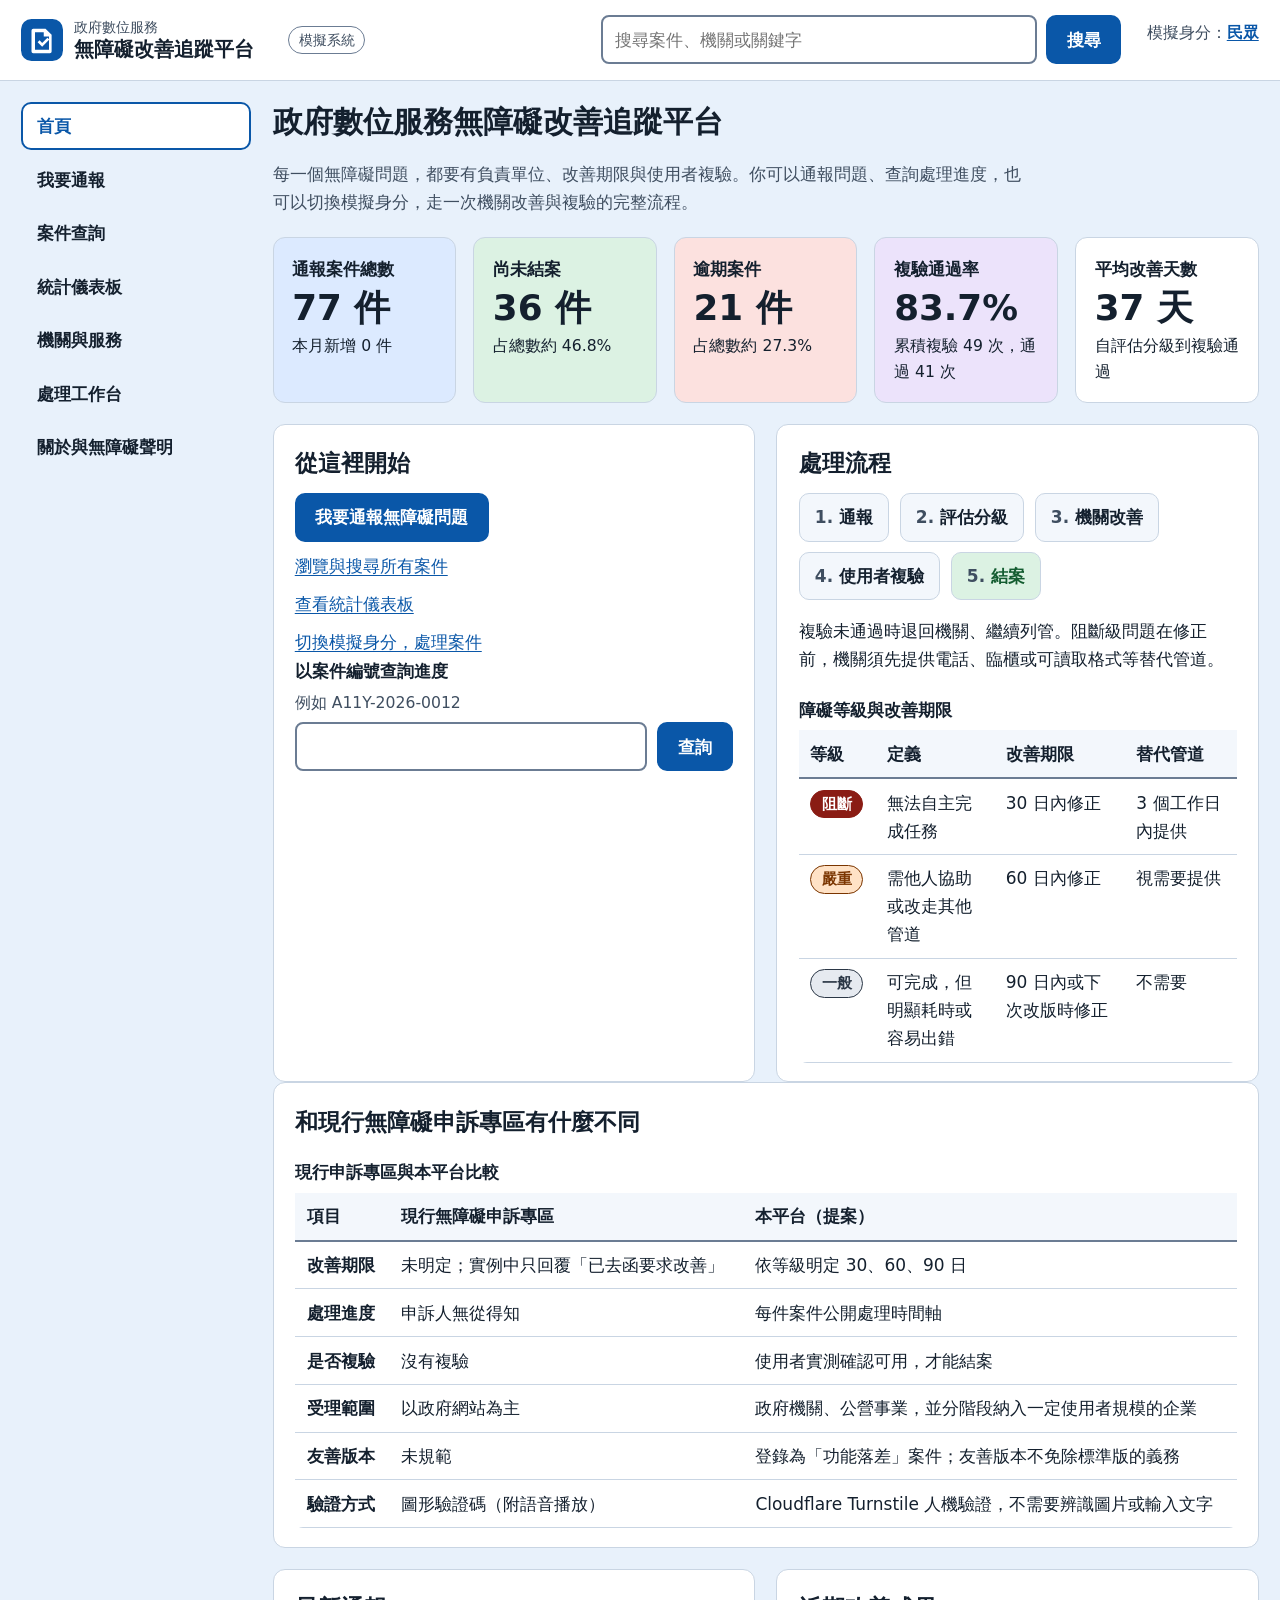
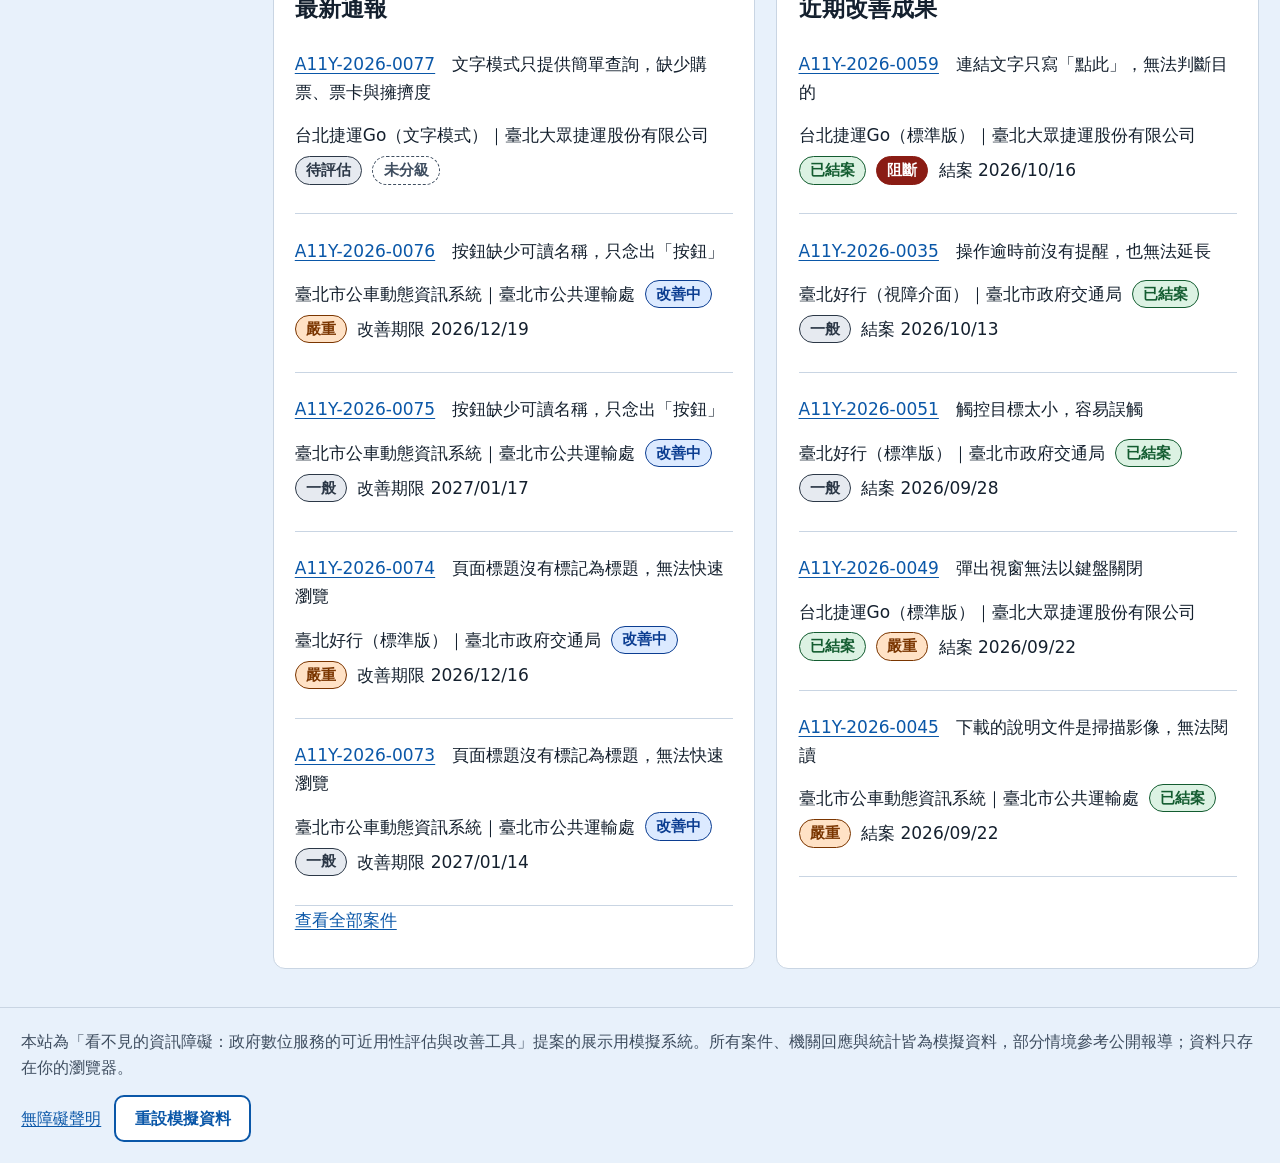
<file: index.html>
<!doctype html>
<html lang="zh-Hant-TW">
<head>
  <meta charset="utf-8">
  <meta name="viewport" content="width=device-width, initial-scale=1">
  <title>首頁｜無障礙改善追蹤平台（模擬）</title>
  <meta name="description" content="政府數位服務無障礙問題的通報、列管、複驗與公開追蹤（模擬系統）。">
  <link rel="stylesheet" href="assets/css/style.css">
  <script src="assets/js/app.js" defer></script>
</head>
<body data-page="index">
  <a class="skip-link" href="#main">跳到主要內容</a>
  <header class="site-header">
    <a class="brand-link" href="index.html">
      <svg class="brand-icon" viewBox="0 0 48 48" aria-hidden="true" focusable="false"><rect class="bg" x="0" y="0" width="48" height="48" rx="12"/><path class="fg" d="M14 11h14l7 7v19a2 2 0 0 1-2 2H14a2 2 0 0 1-2-2V13a2 2 0 0 1 2-2zm2 4v20h16V20h-6v-5zm3 11.5 2.2-2.2 3 3 6-6 2.2 2.2-8.2 8.2z"/></svg>
      <span class="brand-text"><span class="brand-sub">政府數位服務</span><span class="brand-main">無障礙改善追蹤平台</span></span>
    </a>
    <span class="sim-badge">模擬系統</span>
    <form class="header-search" role="search" aria-label="全站搜尋" action="cases.html" method="get">
      <label class="visually-hidden" for="site-q">搜尋案件、機關或關鍵字</label>
      <input id="site-q" name="q" type="search" placeholder="搜尋案件、機關或關鍵字">
      <button type="submit">搜尋</button>
    </form>
    <p class="role-indicator">模擬身分：<a id="role-name" href="workbench.html">民眾</a></p>
  </header>
  <div class="layout">
    <nav class="site-nav" aria-label="主要導覽">
      <ul>
        <li><a href="index.html" aria-current="page">首頁</a></li>
        <li><a href="report.html">我要通報</a></li>
        <li><a href="cases.html">案件查詢</a></li>
        <li><a href="dashboard.html">統計儀表板</a></li>
        <li><a href="agencies.html">機關與服務</a></li>
        <li><a href="workbench.html">處理工作台</a></li>
        <li><a href="about.html">關於與無障礙聲明</a></li>
      </ul>
    </nav>
    <main id="main" tabindex="-1">
      <noscript><p>本模擬系統需要啟用 JavaScript 才能顯示案件資料。</p></noscript>

      <div class="page-head">
        <h1>政府數位服務無障礙改善追蹤平台</h1>
        <p>每一個無障礙問題，都要有負責單位、改善期限與使用者複驗。你可以通報問題、查詢處理進度，也可以切換模擬身分，走一次機關改善與複驗的完整流程。</p>
      </div>
      <section>
        <h2 id="h-kpi" class="visually-hidden">重點數字</h2>
        <ul class="kpi-grid" id="home-kpis"></ul>
      </section>
      <div class="grid-2">
        <section class="card">
          <h2 id="h-start">從這裡開始</h2>
          <ul class="list-plain">
            <li><a class="btn" href="report.html">我要通報無障礙問題</a></li>
            <li><a href="cases.html">瀏覽與搜尋所有案件</a></li>
            <li><a href="dashboard.html">查看統計儀表板</a></li>
            <li><a href="workbench.html">切換模擬身分，處理案件</a></li>
          </ul>
          <form class="inline-form" action="case.html" method="get" id="track-form">
            <div class="field">
              <label for="track-id">以案件編號查詢進度</label>
              <span class="hint" id="track-hint">例如 A11Y-2026-0012</span>
              <input id="track-id" name="id" type="text" aria-describedby="track-hint" autocomplete="off" spellcheck="false">
            </div>
            <button type="submit">查詢</button>
          </form>
        </section>
        <section class="card">
          <h2 id="h-flow">處理流程</h2>
          <ol class="flow">
            <li>通報</li><li>評估分級</li><li>機關改善</li><li>使用者複驗</li><li class="flow-end">結案</li>
          </ol>
          <p>複驗未通過時退回機關、繼續列管。阻斷級問題在修正前，機關須先提供電話、臨櫃或可讀取格式等替代管道。</p>
          <div class="table-wrap" role="region" aria-labelledby="sev-caption" tabindex="0">
          <table class="data-table">
            <caption id="sev-caption">障礙等級與改善期限</caption>
            <thead><tr><th scope="col">等級</th><th scope="col">定義</th><th scope="col">改善期限</th><th scope="col">替代管道</th></tr></thead>
            <tbody>
              <tr><th scope="row"><span class="chip sev-block">阻斷</span></th><td>無法自主完成任務</td><td>30 日內修正</td><td>3 個工作日內提供</td></tr>
              <tr><th scope="row"><span class="chip sev-serious">嚴重</span></th><td>需他人協助或改走其他管道</td><td>60 日內修正</td><td>視需要提供</td></tr>
              <tr><th scope="row"><span class="chip sev-normal">一般</span></th><td>可完成，但明顯耗時或容易出錯</td><td>90 日內或下次改版時修正</td><td>不需要</td></tr>
            </tbody>
          </table>
        </div>
        </section>
      </div>
      <section class="card">
        <h2 id="h-compare">和現行無障礙申訴專區有什麼不同</h2>
        <div class="table-wrap" role="region" aria-labelledby="compare-caption" tabindex="0">
          <table class="data-table compare">
            <caption id="compare-caption">現行申訴專區與本平台比較</caption>
            <thead><tr><th scope="col">項目</th><th scope="col">現行無障礙申訴專區</th><th scope="col">本平台（提案）</th></tr></thead>
            <tbody>
              <tr><th scope="row">改善期限</th><td>未明定；實例中只回覆「已去函要求改善」</td><td>依等級明定 30、60、90 日</td></tr>
              <tr><th scope="row">處理進度</th><td>申訴人無從得知</td><td>每件案件公開處理時間軸</td></tr>
              <tr><th scope="row">是否複驗</th><td>沒有複驗</td><td>使用者實測確認可用，才能結案</td></tr>
              <tr><th scope="row">受理範圍</th><td>以政府網站為主</td><td>政府機關、公營事業，並分階段納入一定使用者規模的企業</td></tr>
              <tr><th scope="row">友善版本</th><td>未規範</td><td>登錄為「功能落差」案件；友善版本不免除標準版的義務</td></tr>
              <tr><th scope="row">驗證方式</th><td>圖形驗證碼（附語音播放）</td><td><span lang="en">Cloudflare Turnstile</span> 人機驗證，不需要辨識圖片或輸入文字</td></tr>
            </tbody>
          </table>
        </div>
      </section>
      <div class="grid-2">
        <section class="card">
          <h2 id="h-recent">最新通報</h2>
          <ul class="list-plain task-list" id="recent-cases"></ul>
          <p><a href="cases.html">查看全部案件</a></p>
        </section>
        <section class="card">
          <h2 id="h-improved">近期改善成果</h2>
          <ul class="list-plain task-list" id="recent-closed"></ul>
        </section>
      </div>
    </main>
  </div>
  <footer class="site-footer">
    <p>本站為「看不見的資訊障礙：政府數位服務的可近用性評估與改善工具」提案的展示用模擬系統。所有案件、機關回應與統計皆為模擬資料，部分情境參考公開報導；資料只存在你的瀏覽器。</p>
    <div class="footer-actions">
      <a href="about.html#statement">無障礙聲明</a>
      <button type="button" class="btn-secondary" id="reset-btn">重設模擬資料</button>
    </div>
    <dialog id="reset-dialog" aria-labelledby="reset-title" aria-describedby="reset-desc">
      <h2 id="reset-title">重設模擬資料？</h2>
      <p id="reset-desc">你新增的通報與所有處理紀錄都會清除，回到初始的模擬資料。此動作無法復原。</p>
      <div class="btn-row">
        <button type="button" class="btn-secondary" data-cancel>取消</button>
        <button type="button" class="btn-danger" data-confirm>重設資料</button>
      </div>
    </dialog>
  </footer>
  <div id="live" class="visually-hidden" role="status" aria-live="polite" aria-atomic="true"></div>
</body>
</html>
</file>
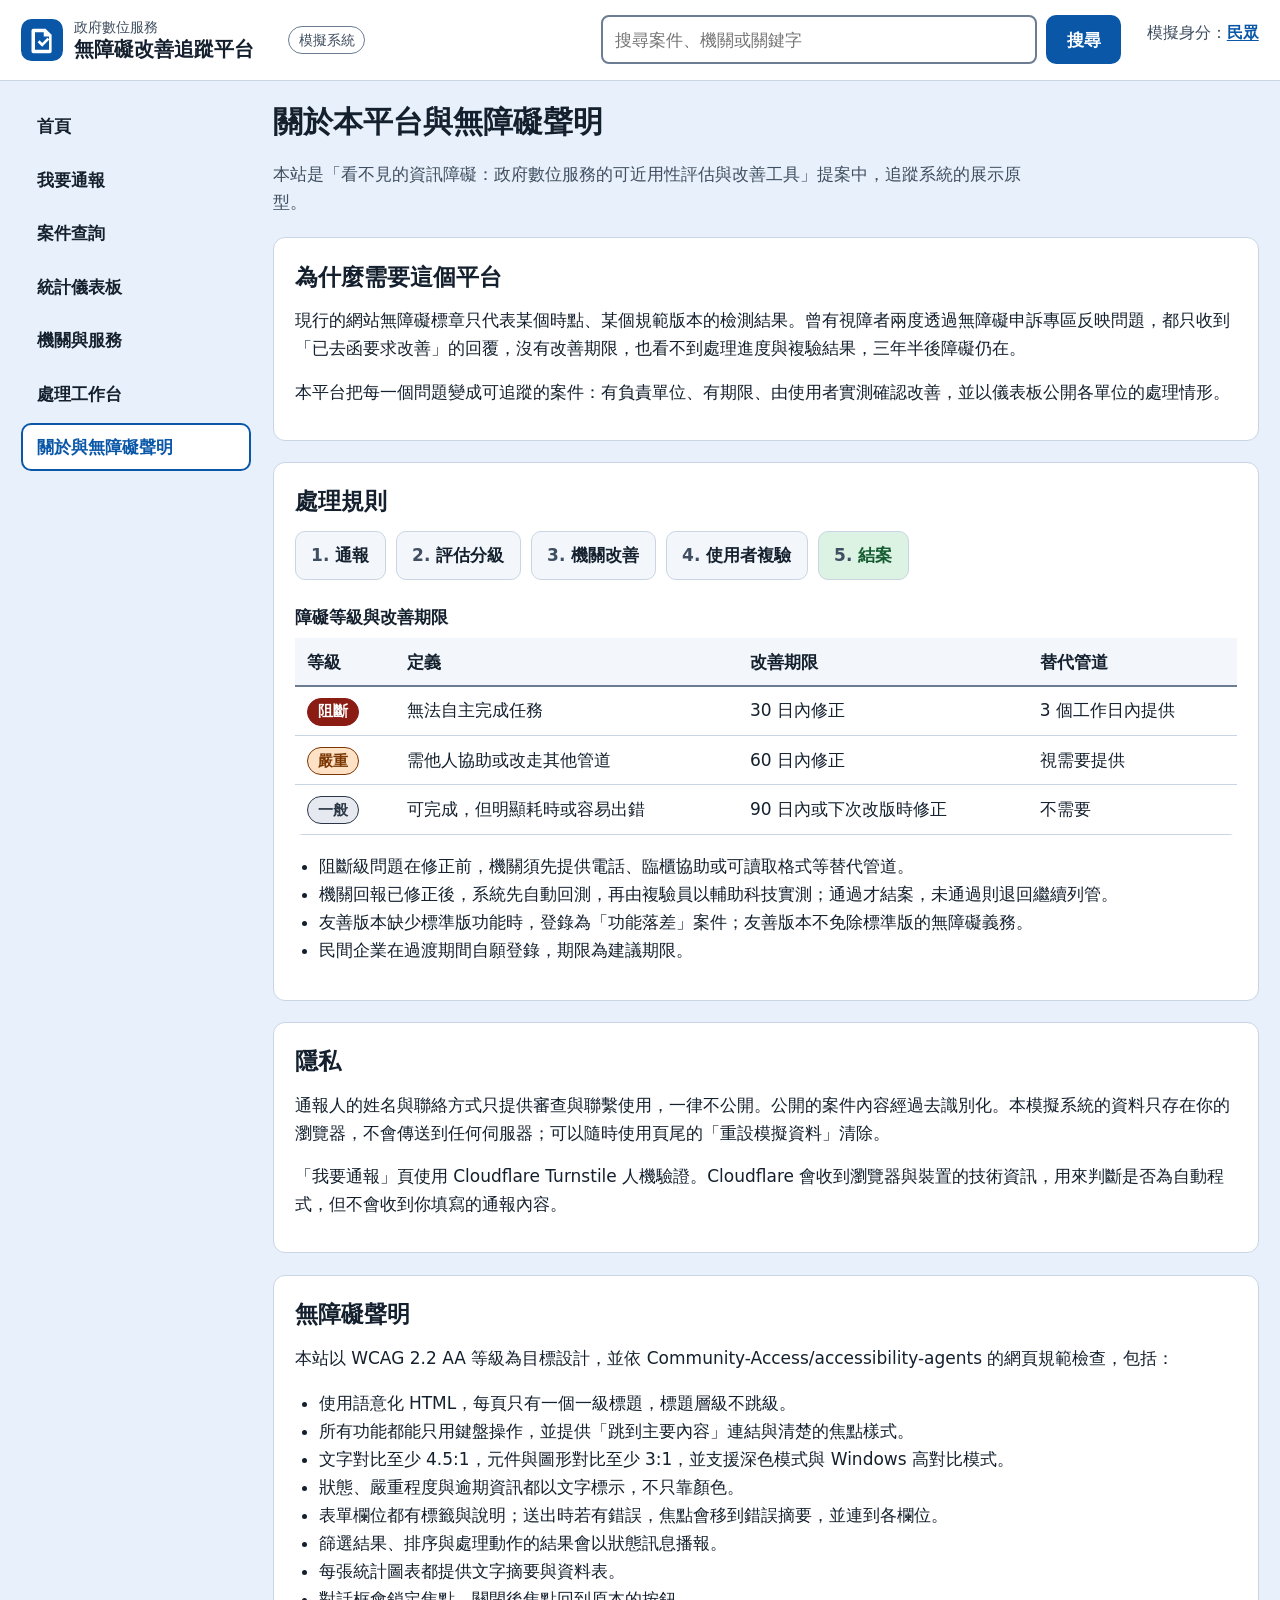
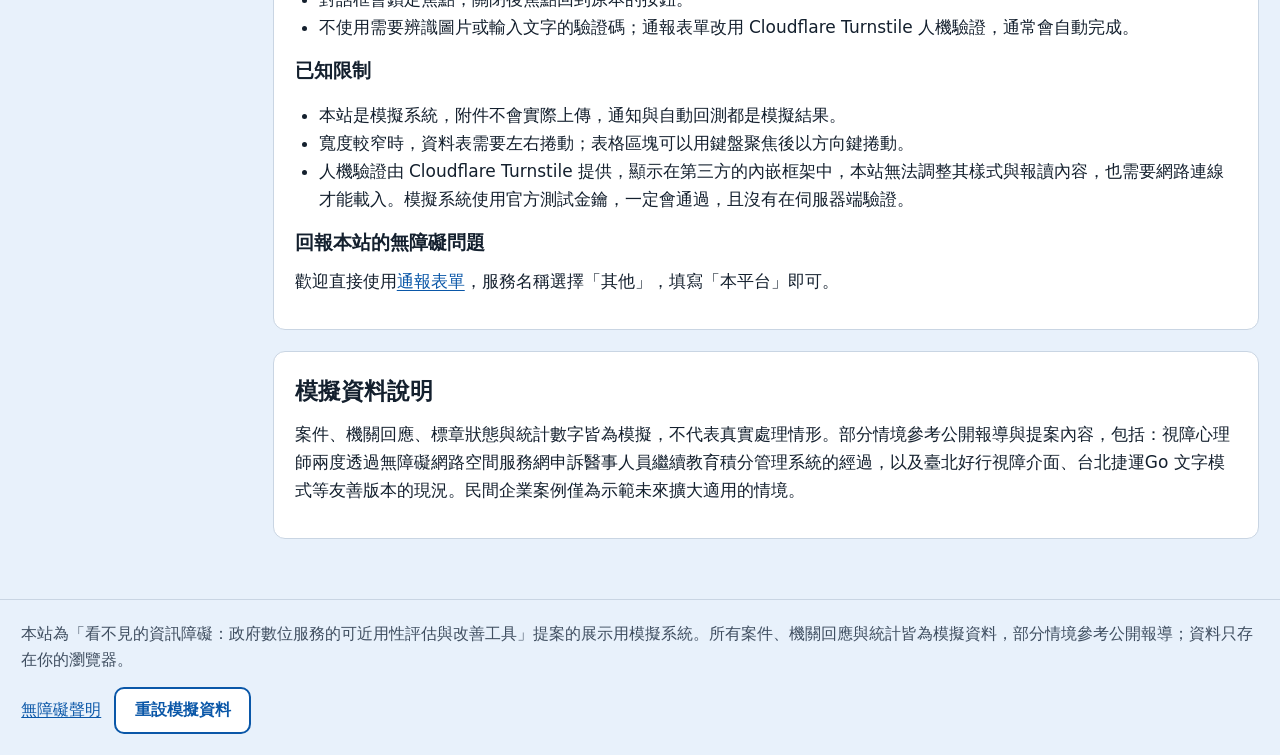
<file: about.html>
<!doctype html>
<html lang="zh-Hant-TW">
<head>
  <meta charset="utf-8">
  <meta name="viewport" content="width=device-width, initial-scale=1">
  <title>關於與無障礙聲明｜無障礙改善追蹤平台（模擬）</title>
  <meta name="description" content="平台目的、處理規則、隱私與無障礙聲明。">
  <link rel="stylesheet" href="assets/css/style.css">
  <script src="assets/js/app.js" defer></script>
</head>
<body data-page="about">
  <a class="skip-link" href="#main">跳到主要內容</a>
  <header class="site-header">
    <a class="brand-link" href="index.html">
      <svg class="brand-icon" viewBox="0 0 48 48" aria-hidden="true" focusable="false"><rect class="bg" x="0" y="0" width="48" height="48" rx="12"/><path class="fg" d="M14 11h14l7 7v19a2 2 0 0 1-2 2H14a2 2 0 0 1-2-2V13a2 2 0 0 1 2-2zm2 4v20h16V20h-6v-5zm3 11.5 2.2-2.2 3 3 6-6 2.2 2.2-8.2 8.2z"/></svg>
      <span class="brand-text"><span class="brand-sub">政府數位服務</span><span class="brand-main">無障礙改善追蹤平台</span></span>
    </a>
    <span class="sim-badge">模擬系統</span>
    <form class="header-search" role="search" aria-label="全站搜尋" action="cases.html" method="get">
      <label class="visually-hidden" for="site-q">搜尋案件、機關或關鍵字</label>
      <input id="site-q" name="q" type="search" placeholder="搜尋案件、機關或關鍵字">
      <button type="submit">搜尋</button>
    </form>
    <p class="role-indicator">模擬身分：<a id="role-name" href="workbench.html">民眾</a></p>
  </header>
  <div class="layout">
    <nav class="site-nav" aria-label="主要導覽">
      <ul>
        <li><a href="index.html">首頁</a></li>
        <li><a href="report.html">我要通報</a></li>
        <li><a href="cases.html">案件查詢</a></li>
        <li><a href="dashboard.html">統計儀表板</a></li>
        <li><a href="agencies.html">機關與服務</a></li>
        <li><a href="workbench.html">處理工作台</a></li>
        <li><a href="about.html" aria-current="page">關於與無障礙聲明</a></li>
      </ul>
    </nav>
    <main id="main" tabindex="-1">
      <noscript><p>本模擬系統需要啟用 JavaScript 才能顯示案件資料。</p></noscript>

      <div class="page-head">
        <h1>關於本平台與無障礙聲明</h1>
        <p>本站是「看不見的資訊障礙：政府數位服務的可近用性評估與改善工具」提案中，追蹤系統的展示原型。</p>
      </div>
      <section class="card">
        <h2 id="h-why">為什麼需要這個平台</h2>
        <p>現行的網站無障礙標章只代表某個時點、某個規範版本的檢測結果。曾有視障者兩度透過無障礙申訴專區反映問題，都只收到「已去函要求改善」的回覆，沒有改善期限，也看不到處理進度與複驗結果，三年半後障礙仍在。</p>
        <p>本平台把每一個問題變成可追蹤的案件：有負責單位、有期限、由使用者實測確認改善，並以儀表板公開各單位的處理情形。</p>
      </section>
      <section class="card">
        <h2 id="h-rules">處理規則</h2>
        <ol class="flow"><li>通報</li><li>評估分級</li><li>機關改善</li><li>使用者複驗</li><li class="flow-end">結案</li></ol>
        <div class="table-wrap" role="region" aria-labelledby="sev-caption" tabindex="0">
          <table class="data-table">
            <caption id="sev-caption">障礙等級與改善期限</caption>
            <thead><tr><th scope="col">等級</th><th scope="col">定義</th><th scope="col">改善期限</th><th scope="col">替代管道</th></tr></thead>
            <tbody>
              <tr><th scope="row"><span class="chip sev-block">阻斷</span></th><td>無法自主完成任務</td><td>30 日內修正</td><td>3 個工作日內提供</td></tr>
              <tr><th scope="row"><span class="chip sev-serious">嚴重</span></th><td>需他人協助或改走其他管道</td><td>60 日內修正</td><td>視需要提供</td></tr>
              <tr><th scope="row"><span class="chip sev-normal">一般</span></th><td>可完成，但明顯耗時或容易出錯</td><td>90 日內或下次改版時修正</td><td>不需要</td></tr>
            </tbody>
          </table>
        </div>
        <ul>
          <li>阻斷級問題在修正前，機關須先提供電話、臨櫃協助或可讀取格式等替代管道。</li>
          <li>機關回報已修正後，系統先自動回測，再由複驗員以輔助科技實測；通過才結案，未通過則退回繼續列管。</li>
          <li>友善版本缺少標準版功能時，登錄為「功能落差」案件；友善版本不免除標準版的無障礙義務。</li>
          <li>民間企業在過渡期間自願登錄，期限為建議期限。</li>
        </ul>
      </section>
      <section class="card">
        <h2 id="h-privacy">隱私</h2>
        <p>通報人的姓名與聯絡方式只提供審查與聯繫使用，一律不公開。公開的案件內容經過去識別化。本模擬系統的資料只存在你的瀏覽器，不會傳送到任何伺服器；可以隨時使用頁尾的「重設模擬資料」清除。</p>
        <p>「我要通報」頁使用 <span lang="en">Cloudflare Turnstile</span> 人機驗證。<span lang="en">Cloudflare</span> 會收到瀏覽器與裝置的技術資訊，用來判斷是否為自動程式，但不會收到你填寫的通報內容。</p>
      </section>
      <section class="card">
        <h2 id="statement" tabindex="-1">無障礙聲明</h2>
        <p>本站以 <span lang="en">WCAG 2.2</span> AA 等級為目標設計，並依 <span lang="en">Community-Access/accessibility-agents</span> 的網頁規範檢查，包括：</p>
        <ul>
          <li>使用語意化 HTML，每頁只有一個一級標題，標題層級不跳級。</li>
          <li>所有功能都能只用鍵盤操作，並提供「跳到主要內容」連結與清楚的焦點樣式。</li>
          <li>文字對比至少 4.5:1，元件與圖形對比至少 3:1，並支援深色模式與 Windows 高對比模式。</li>
          <li>狀態、嚴重程度與逾期資訊都以文字標示，不只靠顏色。</li>
          <li>表單欄位都有標籤與說明；送出時若有錯誤，焦點會移到錯誤摘要，並連到各欄位。</li>
          <li>篩選結果、排序與處理動作的結果會以狀態訊息播報。</li>
          <li>每張統計圖表都提供文字摘要與資料表。</li>
          <li>對話框會鎖定焦點，關閉後焦點回到原本的按鈕。</li>
          <li>不使用需要辨識圖片或輸入文字的驗證碼；通報表單改用 <span lang="en">Cloudflare Turnstile</span> 人機驗證，通常會自動完成。</li>
        </ul>
        <h3>已知限制</h3>
        <ul>
          <li>本站是模擬系統，附件不會實際上傳，通知與自動回測都是模擬結果。</li>
          <li>寬度較窄時，資料表需要左右捲動；表格區塊可以用鍵盤聚焦後以方向鍵捲動。</li>
          <li>人機驗證由 <span lang="en">Cloudflare Turnstile</span> 提供，顯示在第三方的內嵌框架中，本站無法調整其樣式與報讀內容，也需要網路連線才能載入。模擬系統使用官方測試金鑰，一定會通過，且沒有在伺服器端驗證。</li>
        </ul>
        <h3>回報本站的無障礙問題</h3>
        <p>歡迎直接使用<a href="report.html">通報表單</a>，服務名稱選擇「其他」，填寫「本平台」即可。</p>
      </section>
      <section class="card">
        <h2 id="h-sources">模擬資料說明</h2>
        <p>案件、機關回應、標章狀態與統計數字皆為模擬，不代表真實處理情形。部分情境參考公開報導與提案內容，包括：視障心理師兩度透過無障礙網路空間服務網申訴醫事人員繼續教育積分管理系統的經過，以及臺北好行視障介面、台北捷運Go 文字模式等友善版本的現況。民間企業案例僅為示範未來擴大適用的情境。</p>
      </section>
    </main>
  </div>
  <footer class="site-footer">
    <p>本站為「看不見的資訊障礙：政府數位服務的可近用性評估與改善工具」提案的展示用模擬系統。所有案件、機關回應與統計皆為模擬資料，部分情境參考公開報導；資料只存在你的瀏覽器。</p>
    <div class="footer-actions">
      <a href="about.html#statement">無障礙聲明</a>
      <button type="button" class="btn-secondary" id="reset-btn">重設模擬資料</button>
    </div>
    <dialog id="reset-dialog" aria-labelledby="reset-title" aria-describedby="reset-desc">
      <h2 id="reset-title">重設模擬資料？</h2>
      <p id="reset-desc">你新增的通報與所有處理紀錄都會清除，回到初始的模擬資料。此動作無法復原。</p>
      <div class="btn-row">
        <button type="button" class="btn-secondary" data-cancel>取消</button>
        <button type="button" class="btn-danger" data-confirm>重設資料</button>
      </div>
    </dialog>
  </footer>
  <div id="live" class="visually-hidden" role="status" aria-live="polite" aria-atomic="true"></div>
</body>
</html>
</file>
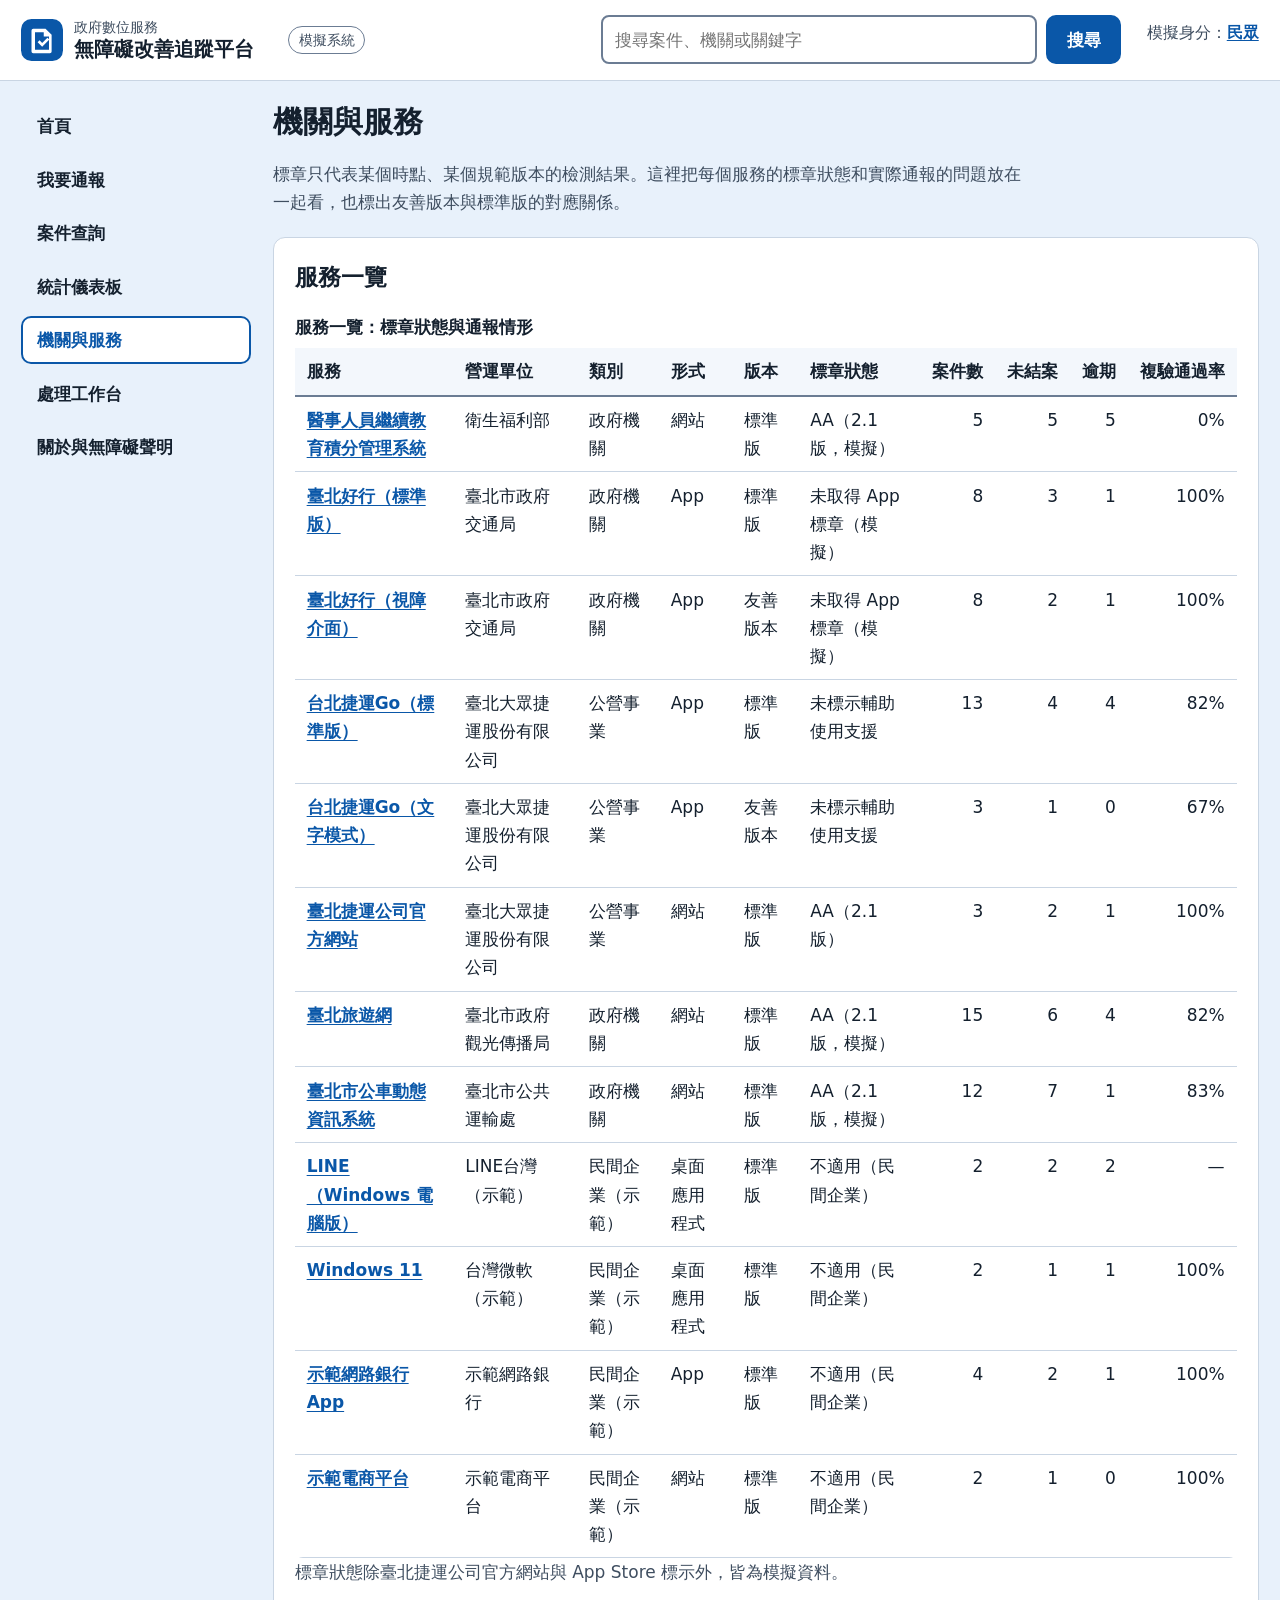
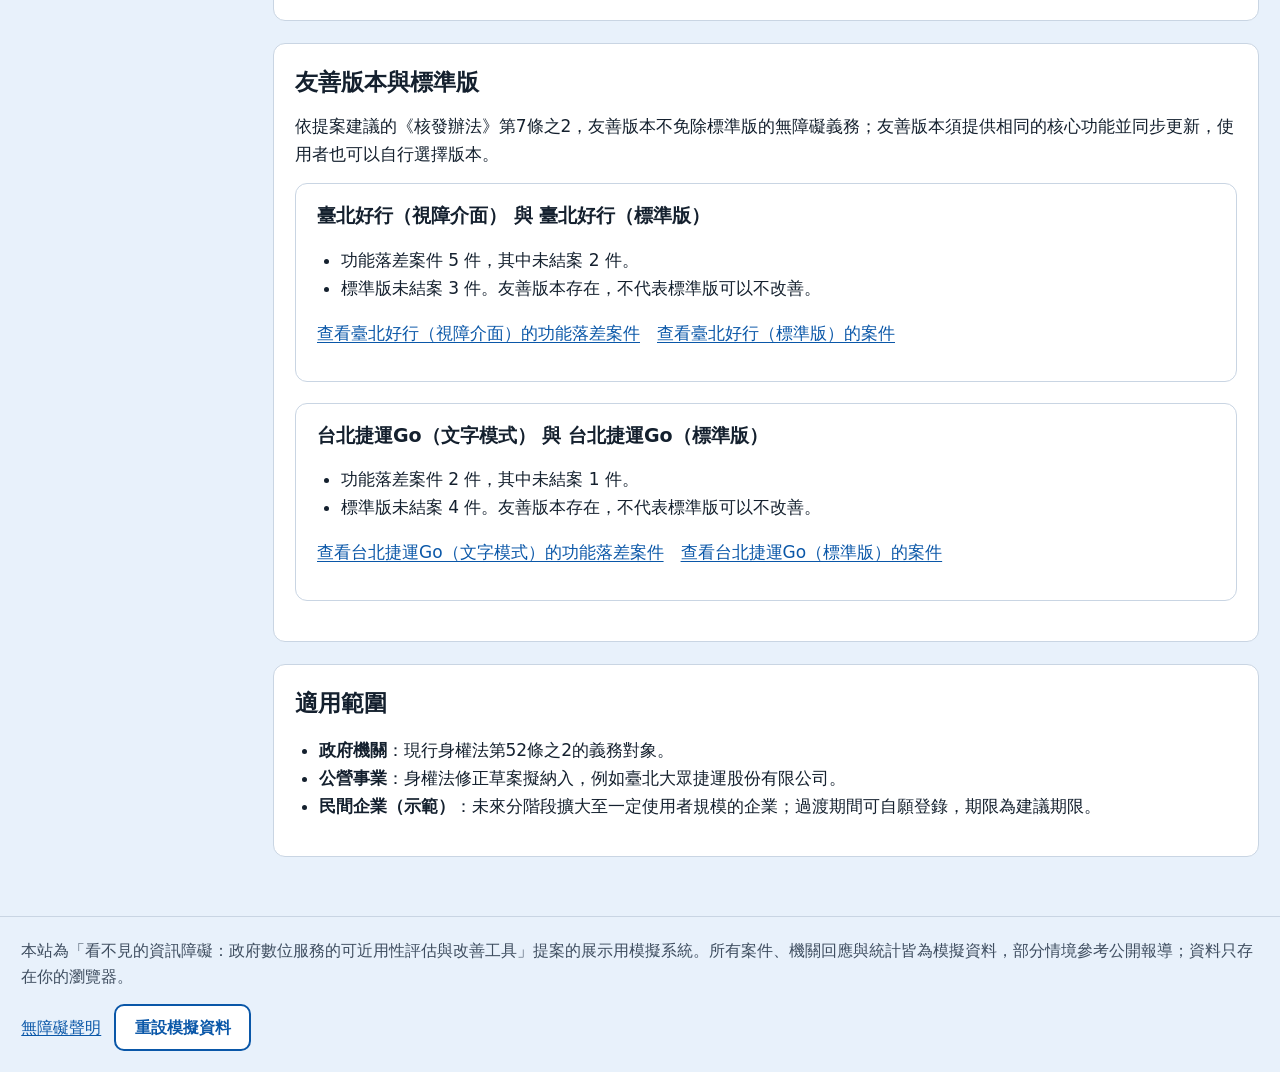
<file: agencies.html>
<!doctype html>
<html lang="zh-Hant-TW">
<head>
  <meta charset="utf-8">
  <meta name="viewport" content="width=device-width, initial-scale=1">
  <title>機關與服務｜無障礙改善追蹤平台（模擬）</title>
  <meta name="description" content="各機關與企業的服務、標章狀態、友善版本與改善情形（模擬）。">
  <link rel="stylesheet" href="assets/css/style.css">
  <script src="assets/js/app.js" defer></script>
</head>
<body data-page="agencies">
  <a class="skip-link" href="#main">跳到主要內容</a>
  <header class="site-header">
    <a class="brand-link" href="index.html">
      <svg class="brand-icon" viewBox="0 0 48 48" aria-hidden="true" focusable="false"><rect class="bg" x="0" y="0" width="48" height="48" rx="12"/><path class="fg" d="M14 11h14l7 7v19a2 2 0 0 1-2 2H14a2 2 0 0 1-2-2V13a2 2 0 0 1 2-2zm2 4v20h16V20h-6v-5zm3 11.5 2.2-2.2 3 3 6-6 2.2 2.2-8.2 8.2z"/></svg>
      <span class="brand-text"><span class="brand-sub">政府數位服務</span><span class="brand-main">無障礙改善追蹤平台</span></span>
    </a>
    <span class="sim-badge">模擬系統</span>
    <form class="header-search" role="search" aria-label="全站搜尋" action="cases.html" method="get">
      <label class="visually-hidden" for="site-q">搜尋案件、機關或關鍵字</label>
      <input id="site-q" name="q" type="search" placeholder="搜尋案件、機關或關鍵字">
      <button type="submit">搜尋</button>
    </form>
    <p class="role-indicator">模擬身分：<a id="role-name" href="workbench.html">民眾</a></p>
  </header>
  <div class="layout">
    <nav class="site-nav" aria-label="主要導覽">
      <ul>
        <li><a href="index.html">首頁</a></li>
        <li><a href="report.html">我要通報</a></li>
        <li><a href="cases.html">案件查詢</a></li>
        <li><a href="dashboard.html">統計儀表板</a></li>
        <li><a href="agencies.html" aria-current="page">機關與服務</a></li>
        <li><a href="workbench.html">處理工作台</a></li>
        <li><a href="about.html">關於與無障礙聲明</a></li>
      </ul>
    </nav>
    <main id="main" tabindex="-1">
      <noscript><p>本模擬系統需要啟用 JavaScript 才能顯示案件資料。</p></noscript>

      <div class="page-head">
        <h1>機關與服務</h1>
        <p>標章只代表某個時點、某個規範版本的檢測結果。這裡把每個服務的標章狀態和實際通報的問題放在一起看，也標出友善版本與標準版的對應關係。</p>
      </div>
      <section class="card">
        <h2 id="h-services">服務一覽</h2>
        <div id="service-table"></div>
      </section>
      <section class="card">
        <h2 id="h-pairs">友善版本與標準版</h2>
        <p>依提案建議的《核發辦法》第7條之2，友善版本不免除標準版的無障礙義務；友善版本須提供相同的核心功能並同步更新，使用者也可以自行選擇版本。</p>
        <div id="pair-list"></div>
      </section>
      <section class="card">
        <h2 id="h-scope">適用範圍</h2>
        <ul>
          <li><strong>政府機關</strong>：現行身權法第52條之2的義務對象。</li>
          <li><strong>公營事業</strong>：身權法修正草案擬納入，例如臺北大眾捷運股份有限公司。</li>
          <li><strong>民間企業（示範）</strong>：未來分階段擴大至一定使用者規模的企業；過渡期間可自願登錄，期限為建議期限。</li>
        </ul>
      </section>
    </main>
  </div>
  <footer class="site-footer">
    <p>本站為「看不見的資訊障礙：政府數位服務的可近用性評估與改善工具」提案的展示用模擬系統。所有案件、機關回應與統計皆為模擬資料，部分情境參考公開報導；資料只存在你的瀏覽器。</p>
    <div class="footer-actions">
      <a href="about.html#statement">無障礙聲明</a>
      <button type="button" class="btn-secondary" id="reset-btn">重設模擬資料</button>
    </div>
    <dialog id="reset-dialog" aria-labelledby="reset-title" aria-describedby="reset-desc">
      <h2 id="reset-title">重設模擬資料？</h2>
      <p id="reset-desc">你新增的通報與所有處理紀錄都會清除，回到初始的模擬資料。此動作無法復原。</p>
      <div class="btn-row">
        <button type="button" class="btn-secondary" data-cancel>取消</button>
        <button type="button" class="btn-danger" data-confirm>重設資料</button>
      </div>
    </dialog>
  </footer>
  <div id="live" class="visually-hidden" role="status" aria-live="polite" aria-atomic="true"></div>
</body>
</html>
</file>
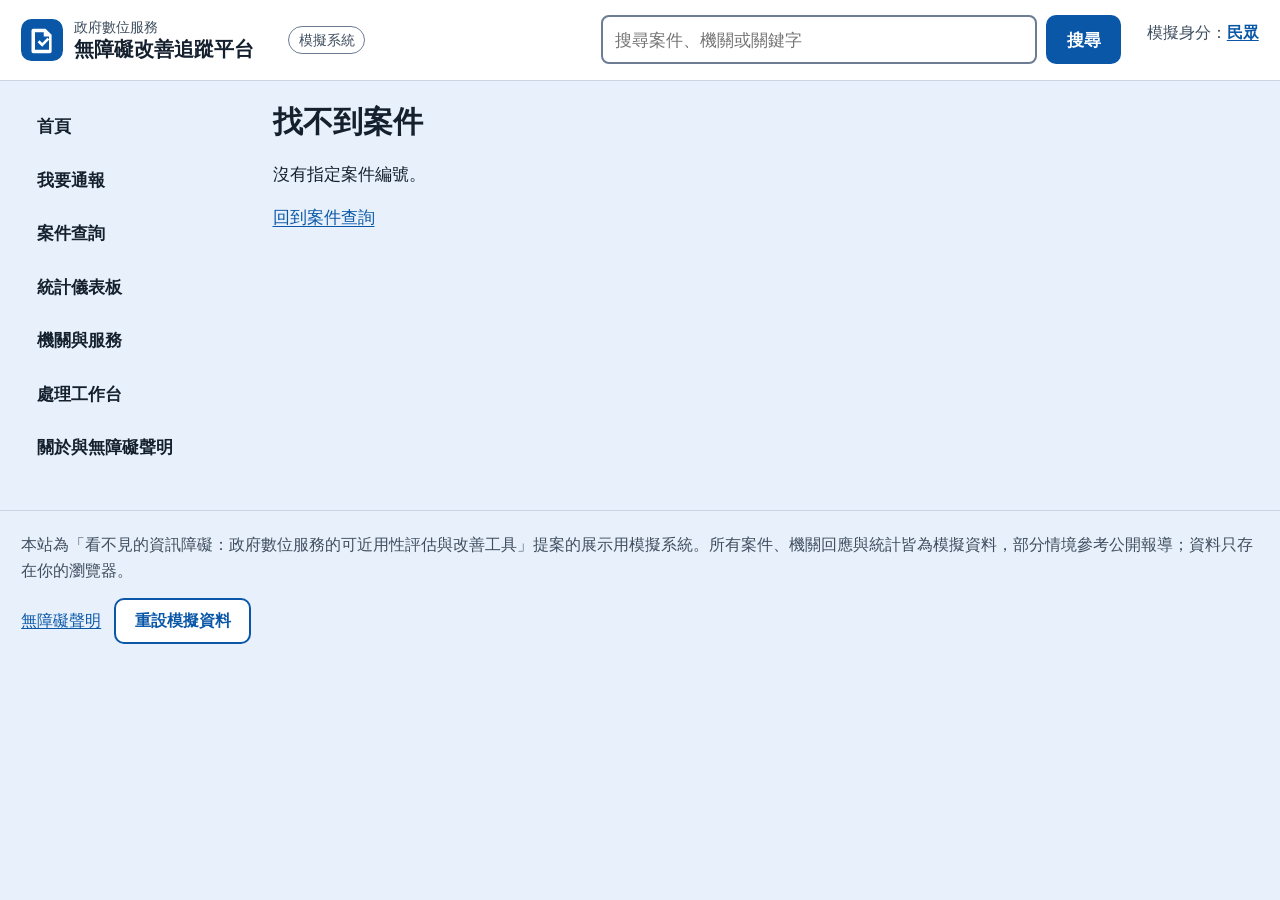
<file: case.html>
<!doctype html>
<html lang="zh-Hant-TW">
<head>
  <meta charset="utf-8">
  <meta name="viewport" content="width=device-width, initial-scale=1">
  <title>案件詳情｜無障礙改善追蹤平台（模擬）</title>
  <meta name="description" content="單一無障礙問題案件的內容、處理時間軸與處理動作（模擬）。">
  <link rel="stylesheet" href="assets/css/style.css">
  <script src="assets/js/app.js" defer></script>
</head>
<body data-page="case">
  <a class="skip-link" href="#main">跳到主要內容</a>
  <header class="site-header">
    <a class="brand-link" href="index.html">
      <svg class="brand-icon" viewBox="0 0 48 48" aria-hidden="true" focusable="false"><rect class="bg" x="0" y="0" width="48" height="48" rx="12"/><path class="fg" d="M14 11h14l7 7v19a2 2 0 0 1-2 2H14a2 2 0 0 1-2-2V13a2 2 0 0 1 2-2zm2 4v20h16V20h-6v-5zm3 11.5 2.2-2.2 3 3 6-6 2.2 2.2-8.2 8.2z"/></svg>
      <span class="brand-text"><span class="brand-sub">政府數位服務</span><span class="brand-main">無障礙改善追蹤平台</span></span>
    </a>
    <span class="sim-badge">模擬系統</span>
    <form class="header-search" role="search" aria-label="全站搜尋" action="cases.html" method="get">
      <label class="visually-hidden" for="site-q">搜尋案件、機關或關鍵字</label>
      <input id="site-q" name="q" type="search" placeholder="搜尋案件、機關或關鍵字">
      <button type="submit">搜尋</button>
    </form>
    <p class="role-indicator">模擬身分：<a id="role-name" href="workbench.html">民眾</a></p>
  </header>
  <div class="layout">
    <nav class="site-nav" aria-label="主要導覽">
      <ul>
        <li><a href="index.html">首頁</a></li>
        <li><a href="report.html">我要通報</a></li>
        <li><a href="cases.html">案件查詢</a></li>
        <li><a href="dashboard.html">統計儀表板</a></li>
        <li><a href="agencies.html">機關與服務</a></li>
        <li><a href="workbench.html">處理工作台</a></li>
        <li><a href="about.html">關於與無障礙聲明</a></li>
      </ul>
    </nav>
    <main id="main" tabindex="-1">
      <noscript><p>本模擬系統需要啟用 JavaScript 才能顯示案件資料。</p></noscript>

      <div id="status-box"></div>
      <h1 id="case-title">案件詳情</h1>
      <div id="case-root"></div>
    </main>
  </div>
  <footer class="site-footer">
    <p>本站為「看不見的資訊障礙：政府數位服務的可近用性評估與改善工具」提案的展示用模擬系統。所有案件、機關回應與統計皆為模擬資料，部分情境參考公開報導；資料只存在你的瀏覽器。</p>
    <div class="footer-actions">
      <a href="about.html#statement">無障礙聲明</a>
      <button type="button" class="btn-secondary" id="reset-btn">重設模擬資料</button>
    </div>
    <dialog id="reset-dialog" aria-labelledby="reset-title" aria-describedby="reset-desc">
      <h2 id="reset-title">重設模擬資料？</h2>
      <p id="reset-desc">你新增的通報與所有處理紀錄都會清除，回到初始的模擬資料。此動作無法復原。</p>
      <div class="btn-row">
        <button type="button" class="btn-secondary" data-cancel>取消</button>
        <button type="button" class="btn-danger" data-confirm>重設資料</button>
      </div>
    </dialog>
  </footer>
  <div id="live" class="visually-hidden" role="status" aria-live="polite" aria-atomic="true"></div>
</body>
</html>
</file>
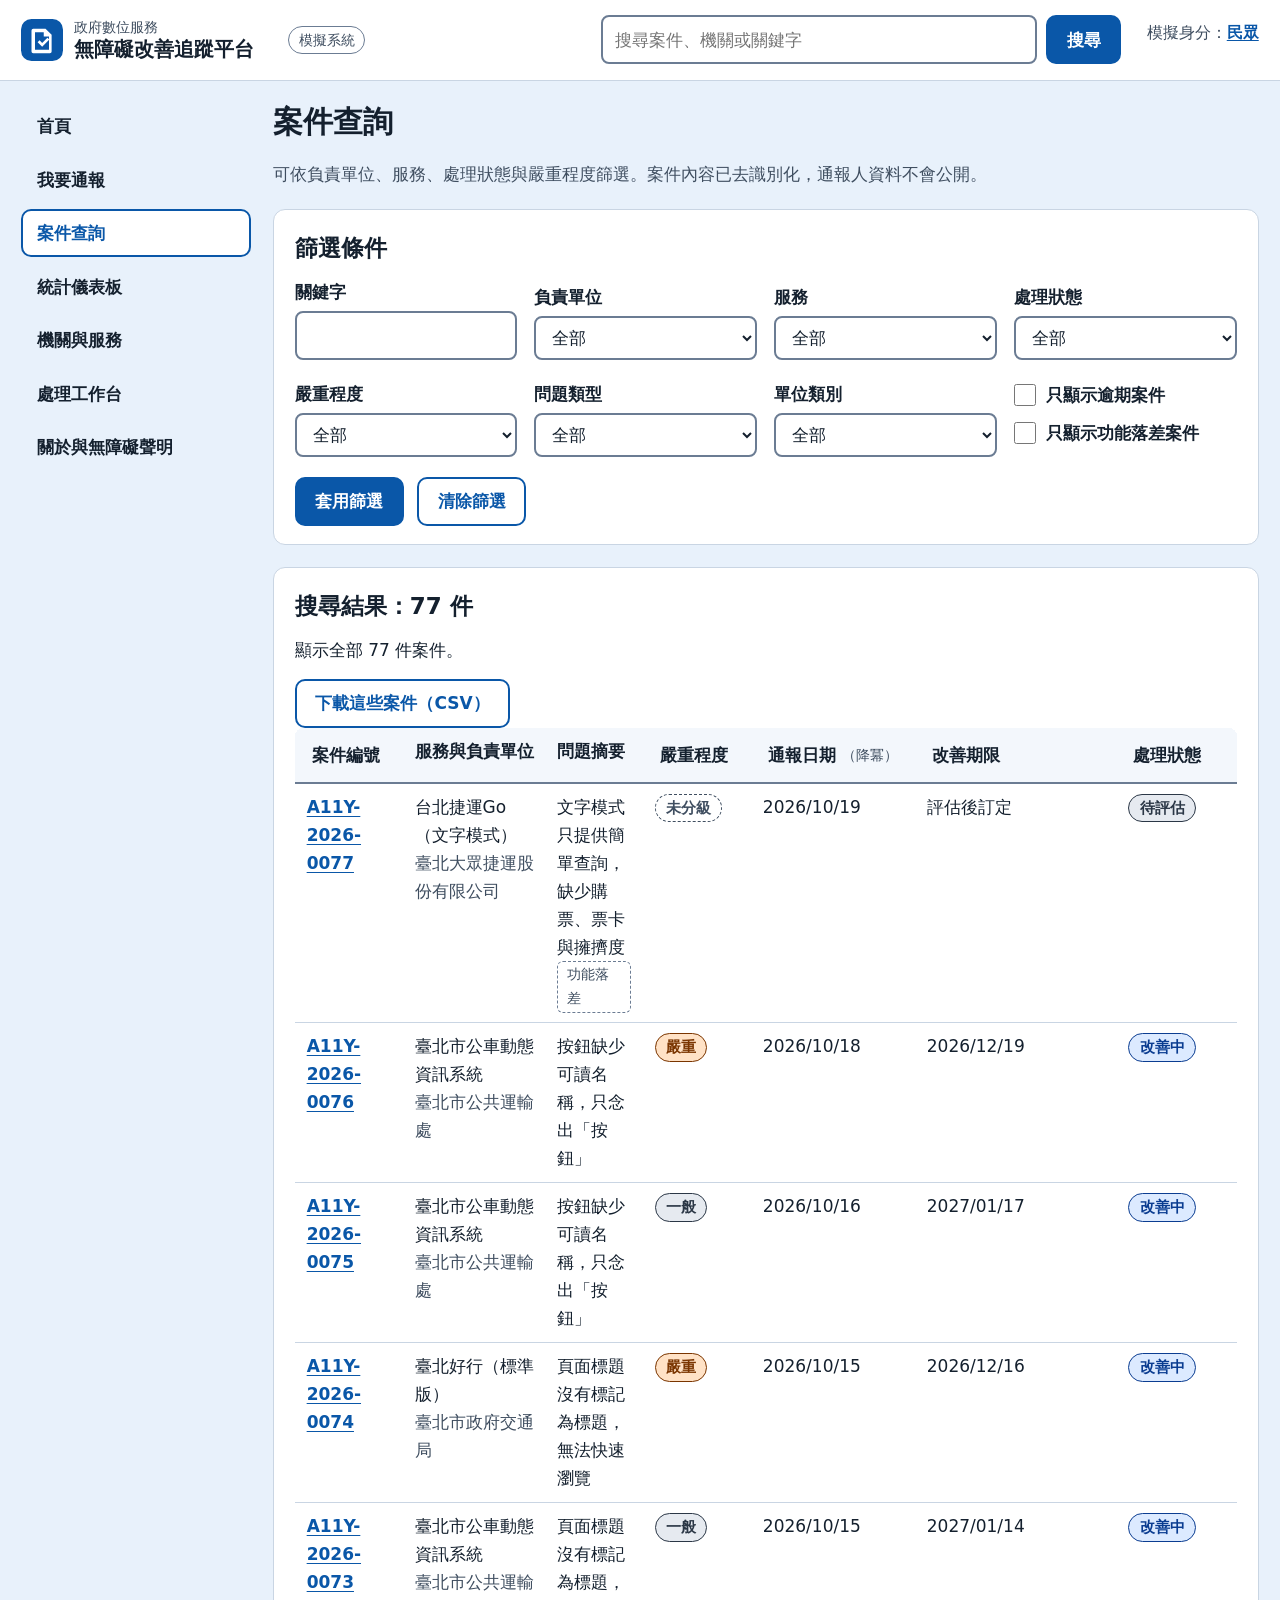
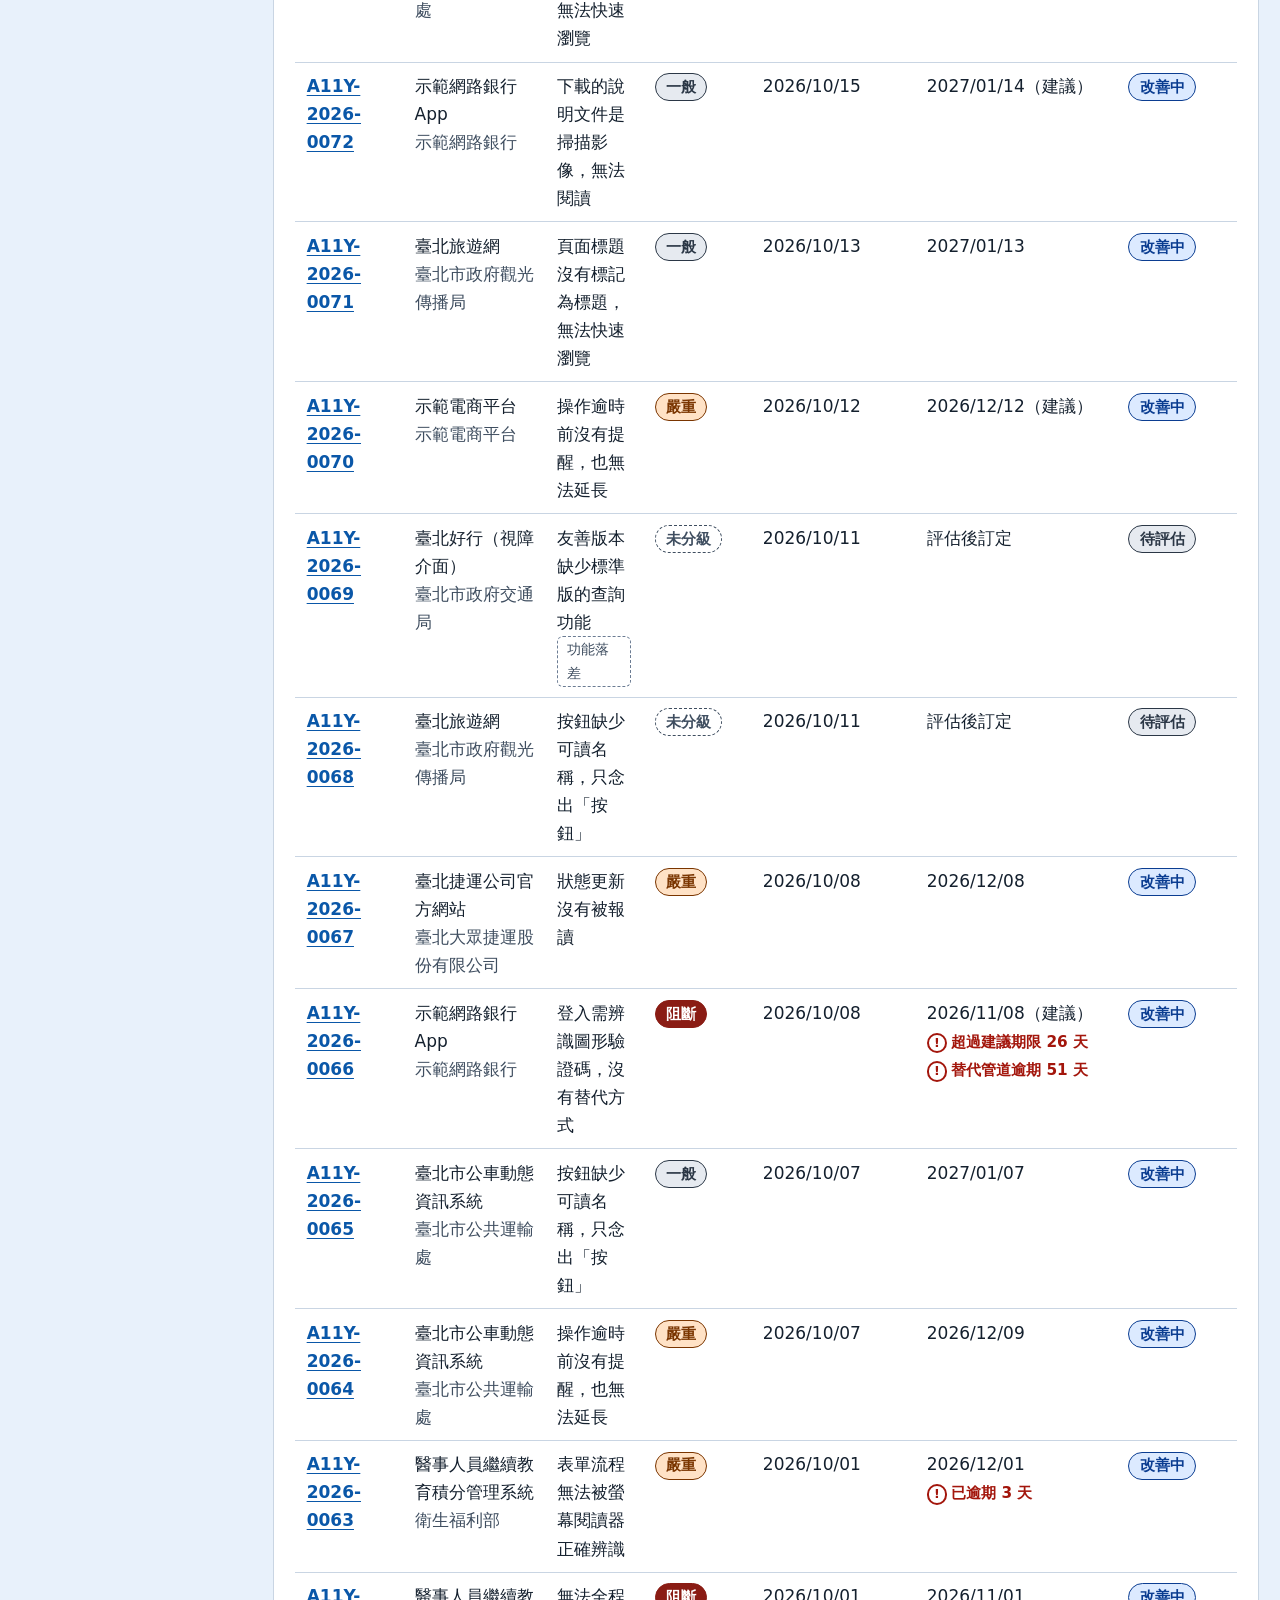
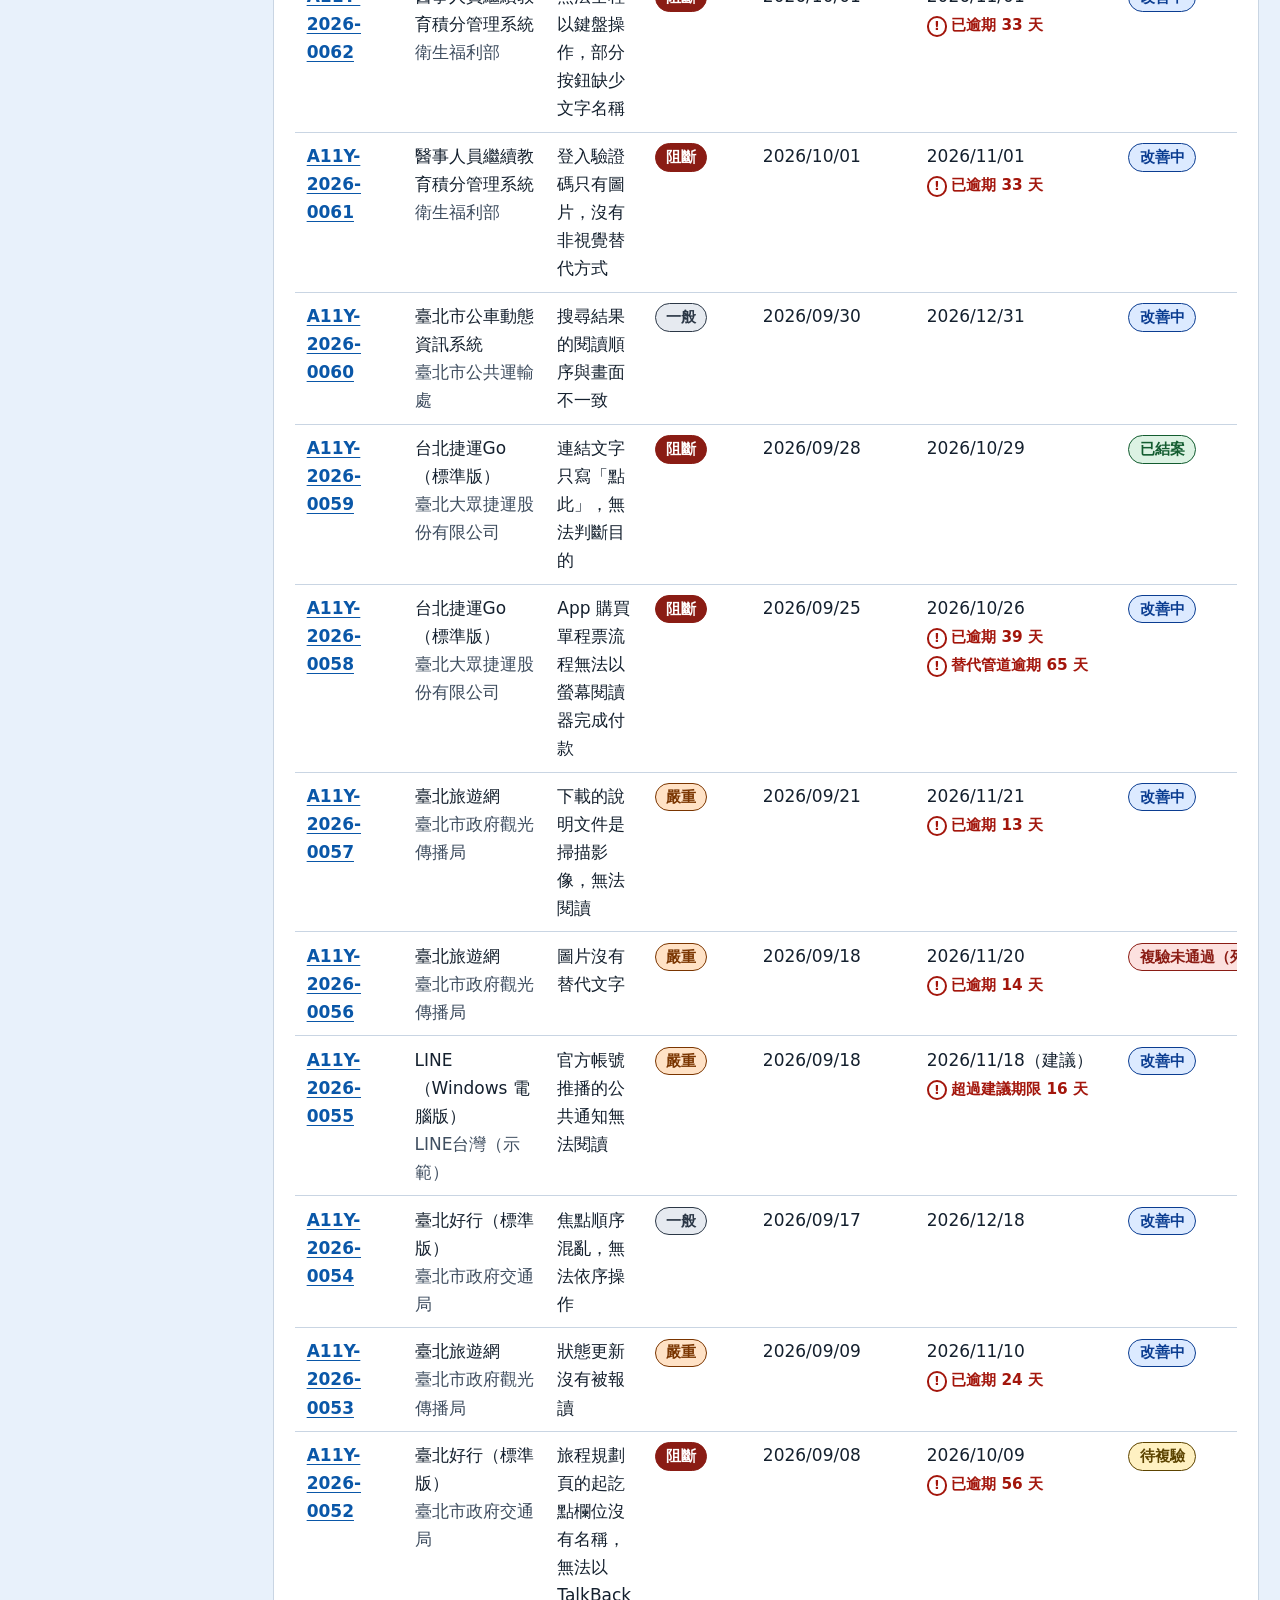
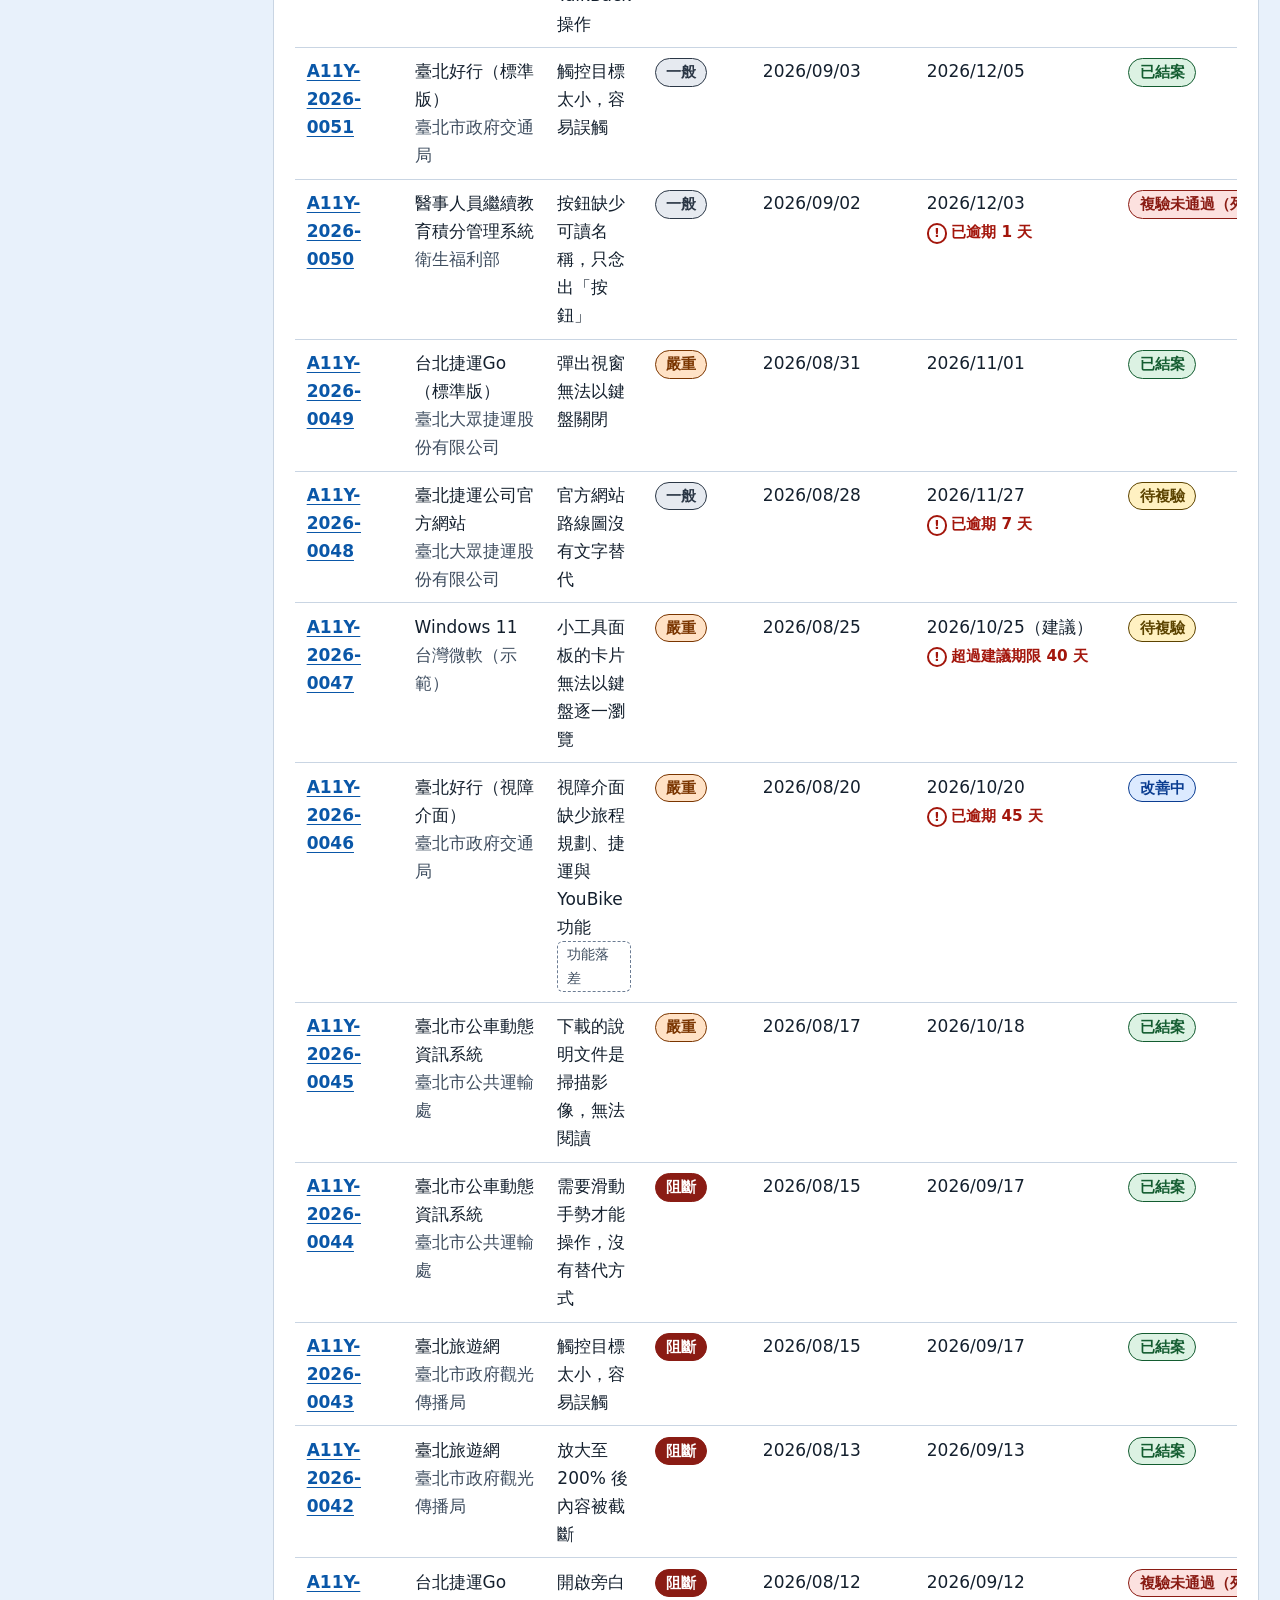
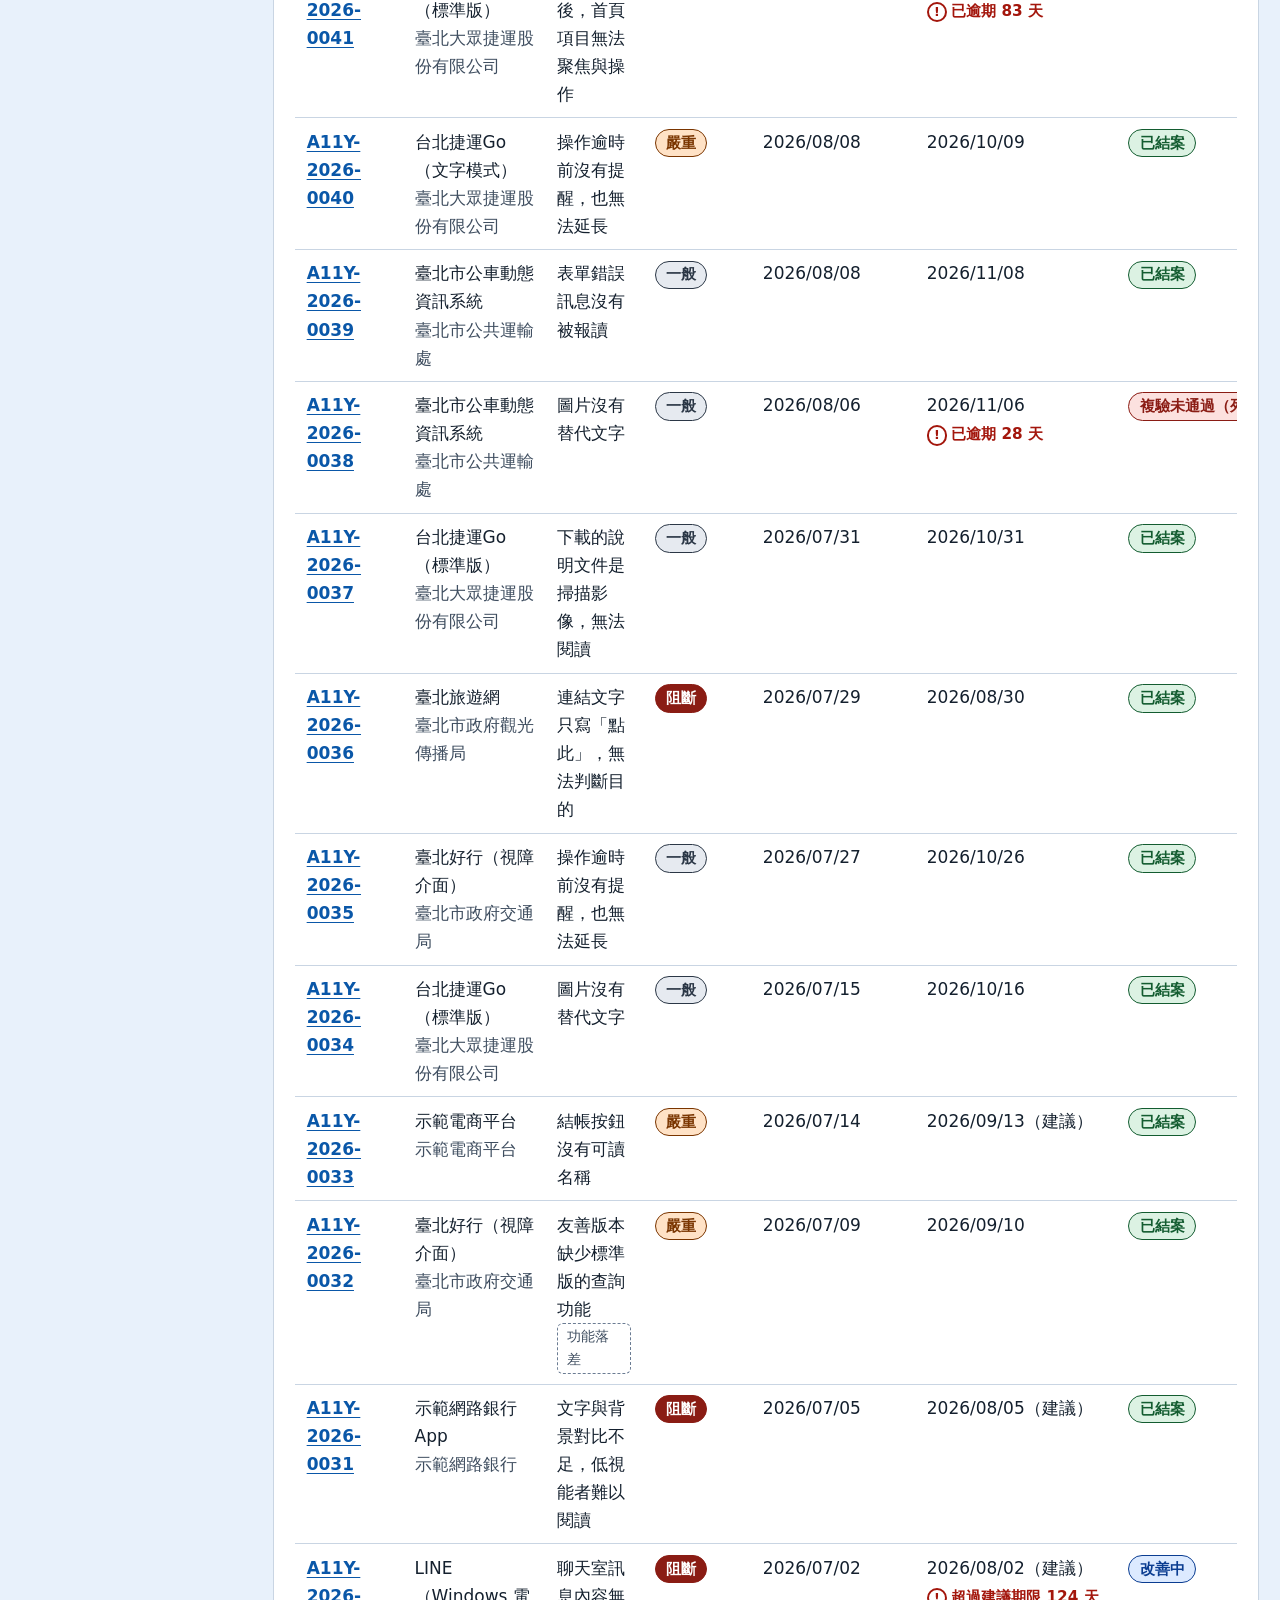
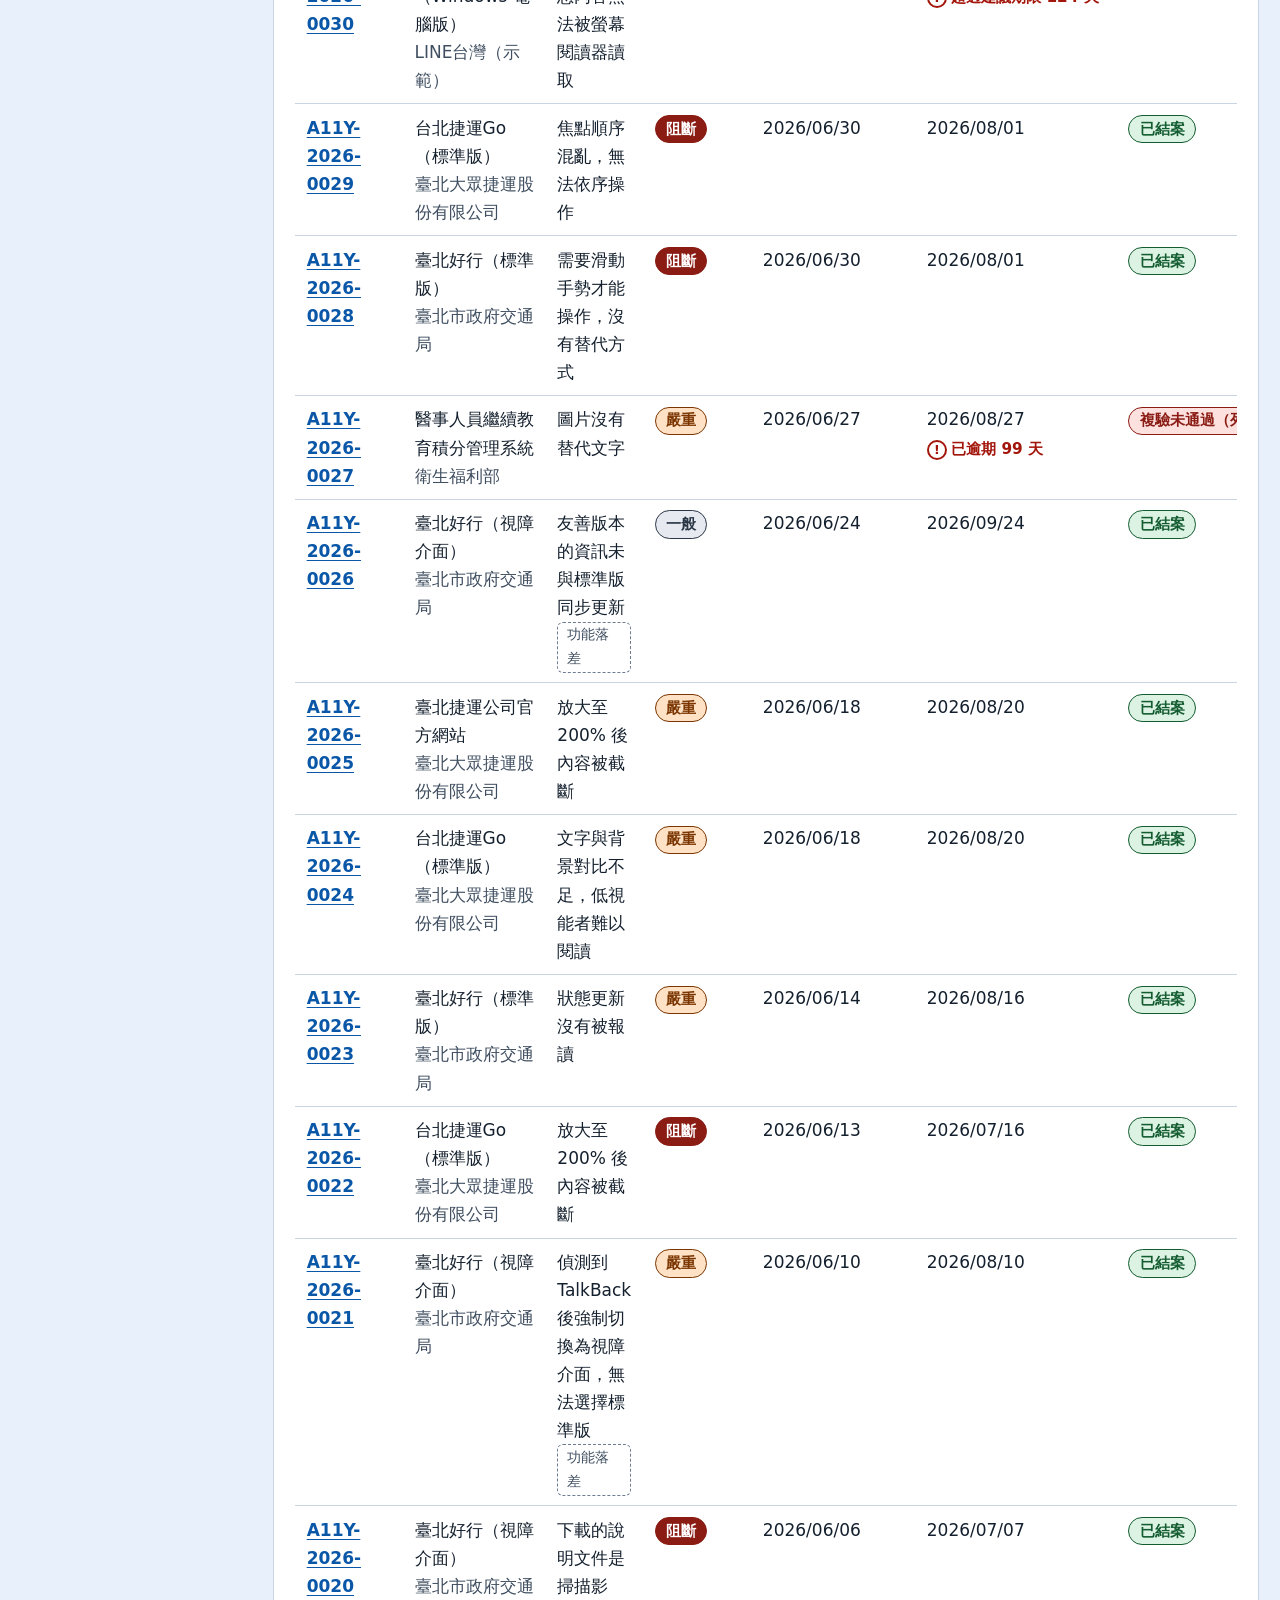
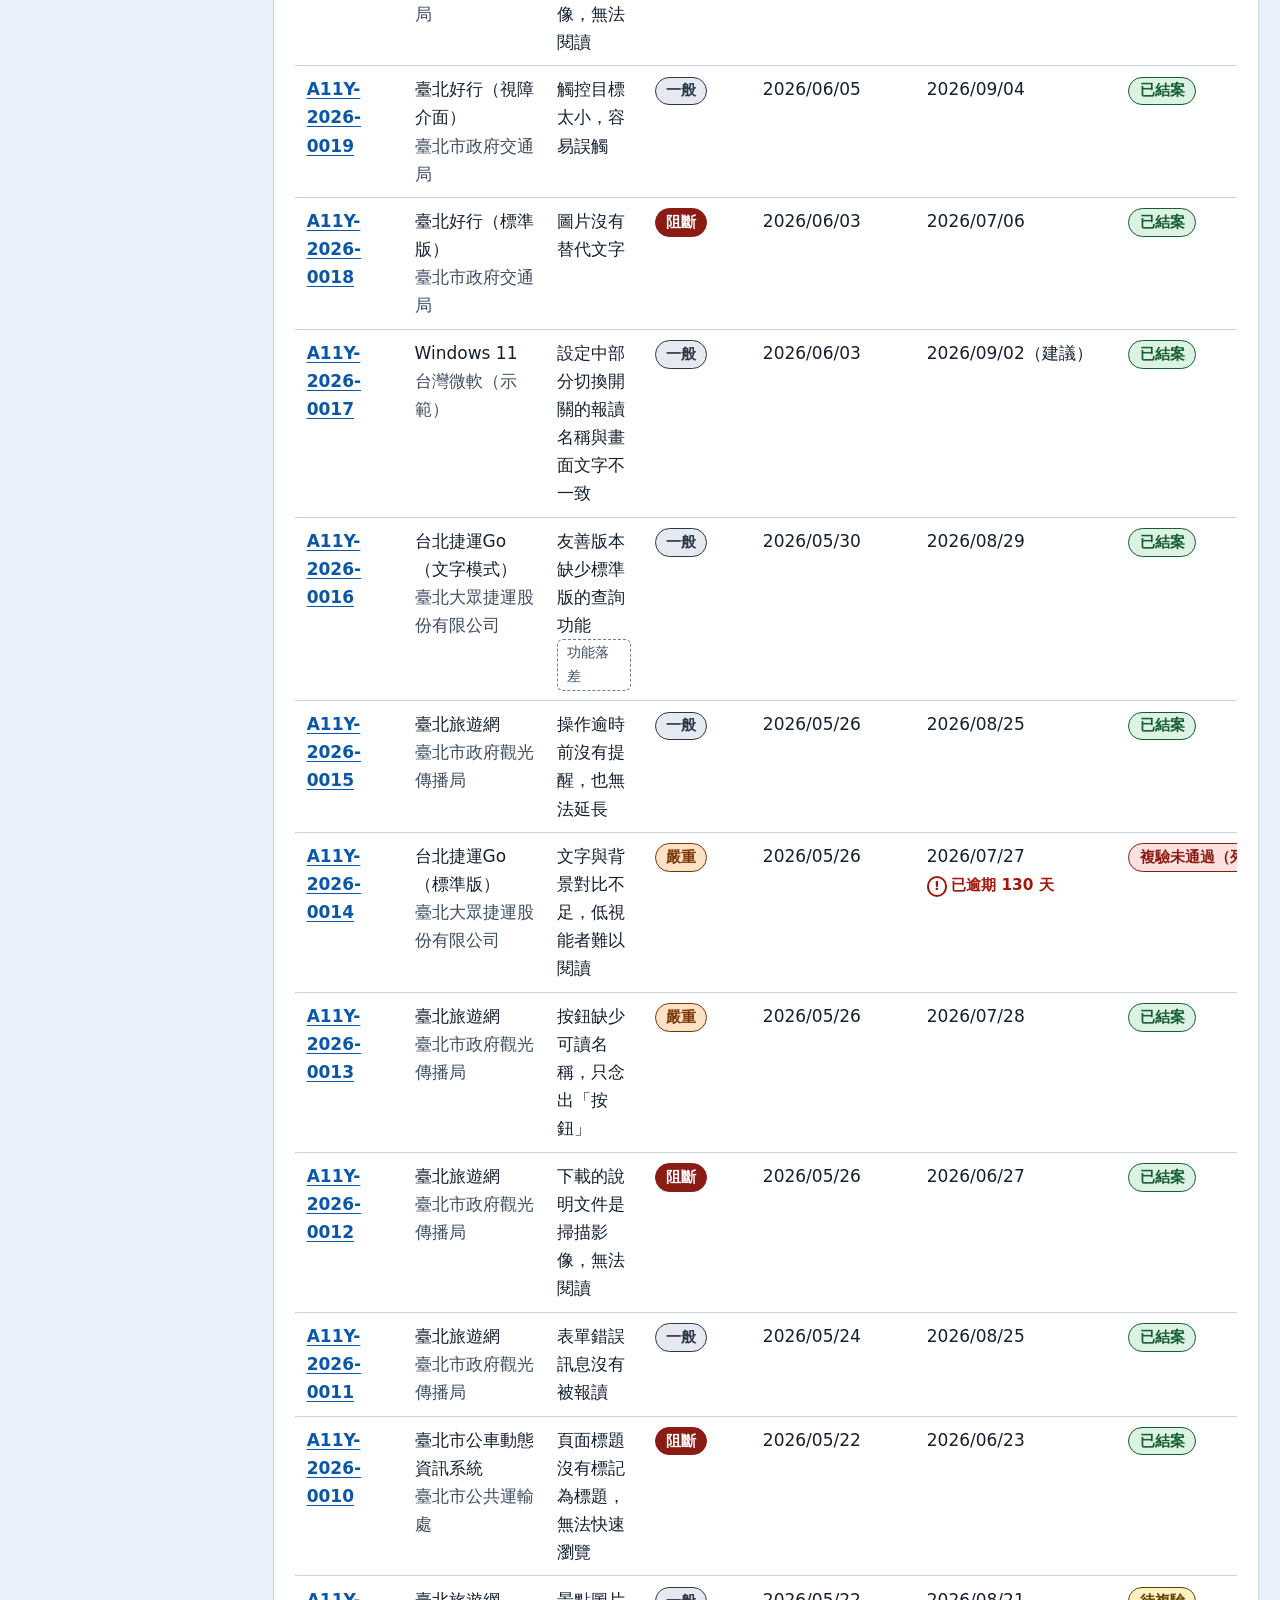
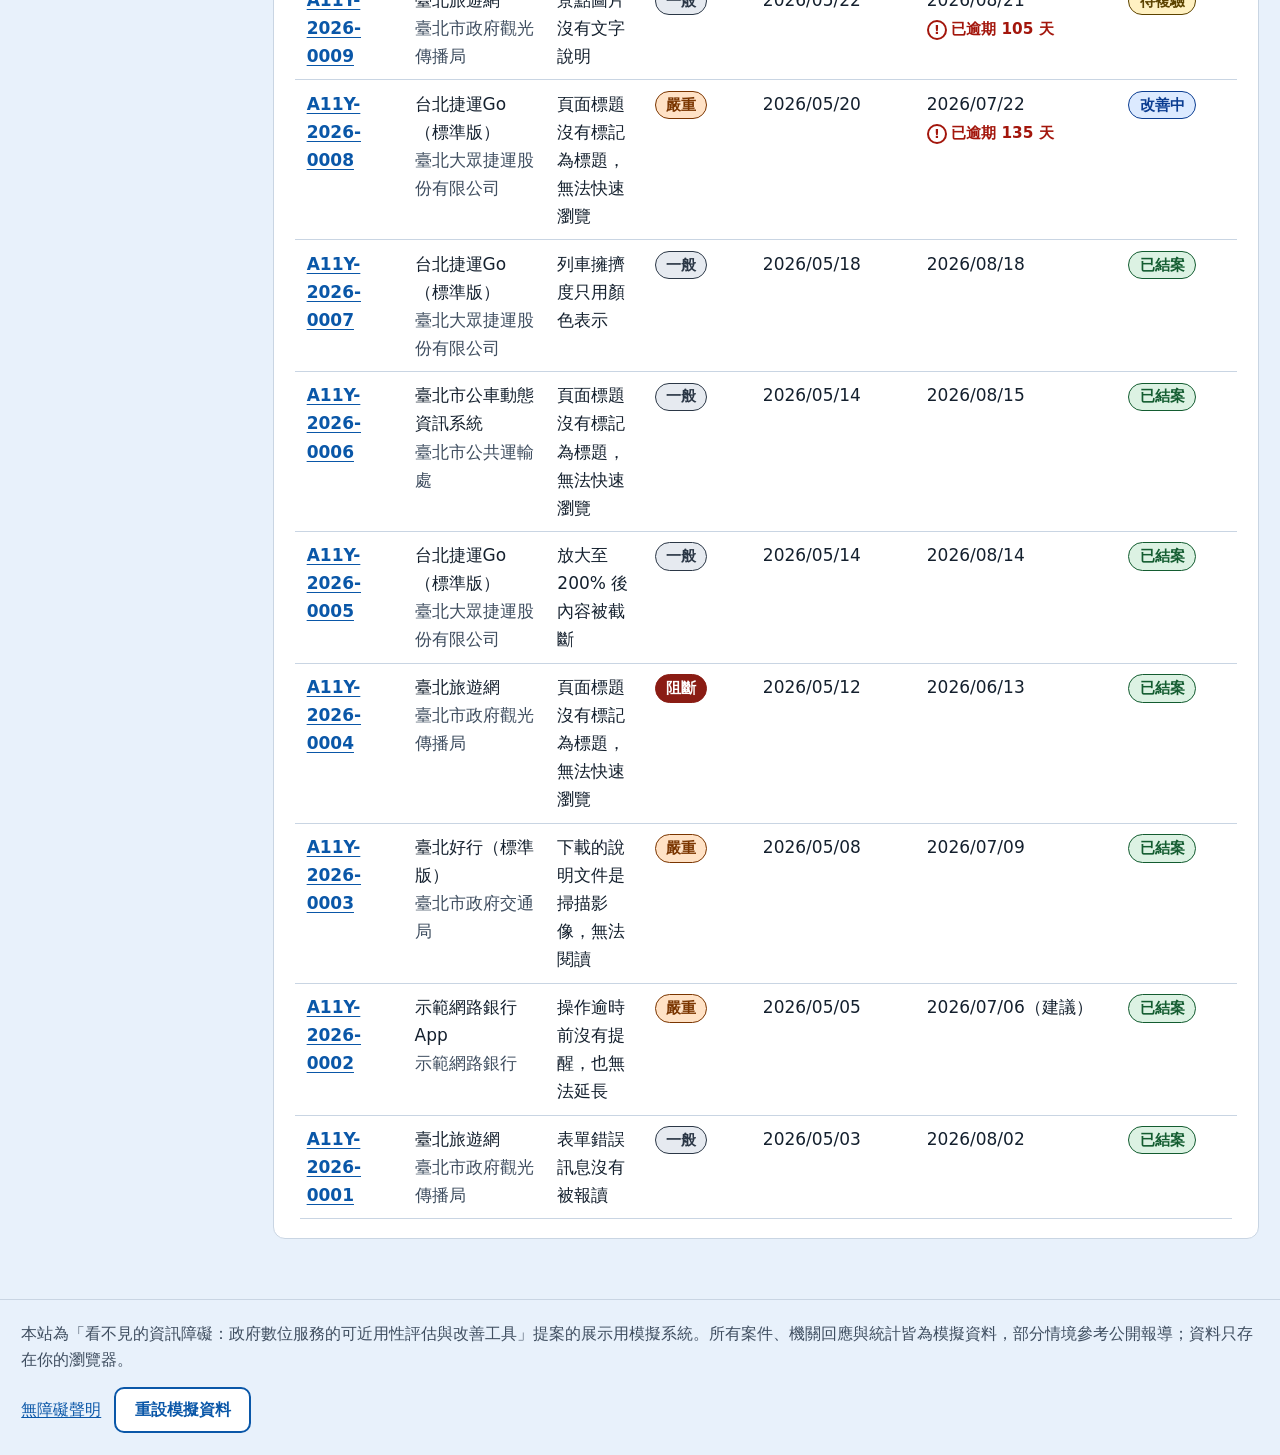
<file: cases.html>
<!doctype html>
<html lang="zh-Hant-TW">
<head>
  <meta charset="utf-8">
  <meta name="viewport" content="width=device-width, initial-scale=1">
  <title>案件查詢｜無障礙改善追蹤平台（模擬）</title>
  <meta name="description" content="搜尋與篩選所有無障礙問題案件（模擬）。">
  <link rel="stylesheet" href="assets/css/style.css">
  <script src="assets/js/app.js" defer></script>
</head>
<body data-page="cases">
  <a class="skip-link" href="#main">跳到主要內容</a>
  <header class="site-header">
    <a class="brand-link" href="index.html">
      <svg class="brand-icon" viewBox="0 0 48 48" aria-hidden="true" focusable="false"><rect class="bg" x="0" y="0" width="48" height="48" rx="12"/><path class="fg" d="M14 11h14l7 7v19a2 2 0 0 1-2 2H14a2 2 0 0 1-2-2V13a2 2 0 0 1 2-2zm2 4v20h16V20h-6v-5zm3 11.5 2.2-2.2 3 3 6-6 2.2 2.2-8.2 8.2z"/></svg>
      <span class="brand-text"><span class="brand-sub">政府數位服務</span><span class="brand-main">無障礙改善追蹤平台</span></span>
    </a>
    <span class="sim-badge">模擬系統</span>
    <form class="header-search" role="search" aria-label="全站搜尋" action="cases.html" method="get">
      <label class="visually-hidden" for="site-q">搜尋案件、機關或關鍵字</label>
      <input id="site-q" name="q" type="search" placeholder="搜尋案件、機關或關鍵字">
      <button type="submit">搜尋</button>
    </form>
    <p class="role-indicator">模擬身分：<a id="role-name" href="workbench.html">民眾</a></p>
  </header>
  <div class="layout">
    <nav class="site-nav" aria-label="主要導覽">
      <ul>
        <li><a href="index.html">首頁</a></li>
        <li><a href="report.html">我要通報</a></li>
        <li><a href="cases.html" aria-current="page">案件查詢</a></li>
        <li><a href="dashboard.html">統計儀表板</a></li>
        <li><a href="agencies.html">機關與服務</a></li>
        <li><a href="workbench.html">處理工作台</a></li>
        <li><a href="about.html">關於與無障礙聲明</a></li>
      </ul>
    </nav>
    <main id="main" tabindex="-1">
      <noscript><p>本模擬系統需要啟用 JavaScript 才能顯示案件資料。</p></noscript>

      <div class="page-head">
        <h1>案件查詢</h1>
        <p>可依負責單位、服務、處理狀態與嚴重程度篩選。案件內容已去識別化，通報人資料不會公開。</p>
      </div>
      <form id="filter-form" class="card" role="search" action="cases.html" method="get" aria-labelledby="filter-title">
        <h2 id="filter-title">篩選條件</h2>
        <div class="filters">
          <div class="field"><label for="q">關鍵字</label><input id="q" name="q" type="search"></div>
          <div class="field"><label for="f-agency">負責單位</label><select id="f-agency" name="agency"></select></div>
          <div class="field"><label for="f-service">服務</label><select id="f-service" name="service"></select></div>
          <div class="field"><label for="f-status">處理狀態</label><select id="f-status" name="status"></select></div>
          <div class="field"><label for="f-severity">嚴重程度</label><select id="f-severity" name="severity"></select></div>
          <div class="field"><label for="f-type">問題類型</label><select id="f-type" name="type"></select></div>
          <div class="field"><label for="f-kind">單位類別</label><select id="f-kind" name="kind"></select></div>
          <div class="field">
            <div class="choice"><input type="checkbox" id="f-overdue" name="overdue" value="1"><label for="f-overdue">只顯示逾期案件</label></div>
            <div class="choice"><input type="checkbox" id="f-gap" name="gap" value="1"><label for="f-gap">只顯示功能落差案件</label></div>
          </div>
        </div>
        <div class="btn-row">
          <button type="submit">套用篩選</button>
          <button type="button" class="btn-secondary" id="clear-filters">清除篩選</button>
        </div>
      </form>
      <section class="card" aria-labelledby="results-heading">
        <h2 id="results-heading" tabindex="-1">搜尋結果</h2>
        <p id="results-count"></p>
        <div class="btn-row"><button type="button" class="btn-secondary" id="export-btn">下載這些案件（CSV）</button></div>
        <div id="results"></div>
      </section>
    </main>
  </div>
  <footer class="site-footer">
    <p>本站為「看不見的資訊障礙：政府數位服務的可近用性評估與改善工具」提案的展示用模擬系統。所有案件、機關回應與統計皆為模擬資料，部分情境參考公開報導；資料只存在你的瀏覽器。</p>
    <div class="footer-actions">
      <a href="about.html#statement">無障礙聲明</a>
      <button type="button" class="btn-secondary" id="reset-btn">重設模擬資料</button>
    </div>
    <dialog id="reset-dialog" aria-labelledby="reset-title" aria-describedby="reset-desc">
      <h2 id="reset-title">重設模擬資料？</h2>
      <p id="reset-desc">你新增的通報與所有處理紀錄都會清除，回到初始的模擬資料。此動作無法復原。</p>
      <div class="btn-row">
        <button type="button" class="btn-secondary" data-cancel>取消</button>
        <button type="button" class="btn-danger" data-confirm>重設資料</button>
      </div>
    </dialog>
  </footer>
  <div id="live" class="visually-hidden" role="status" aria-live="polite" aria-atomic="true"></div>
</body>
</html>
</file>
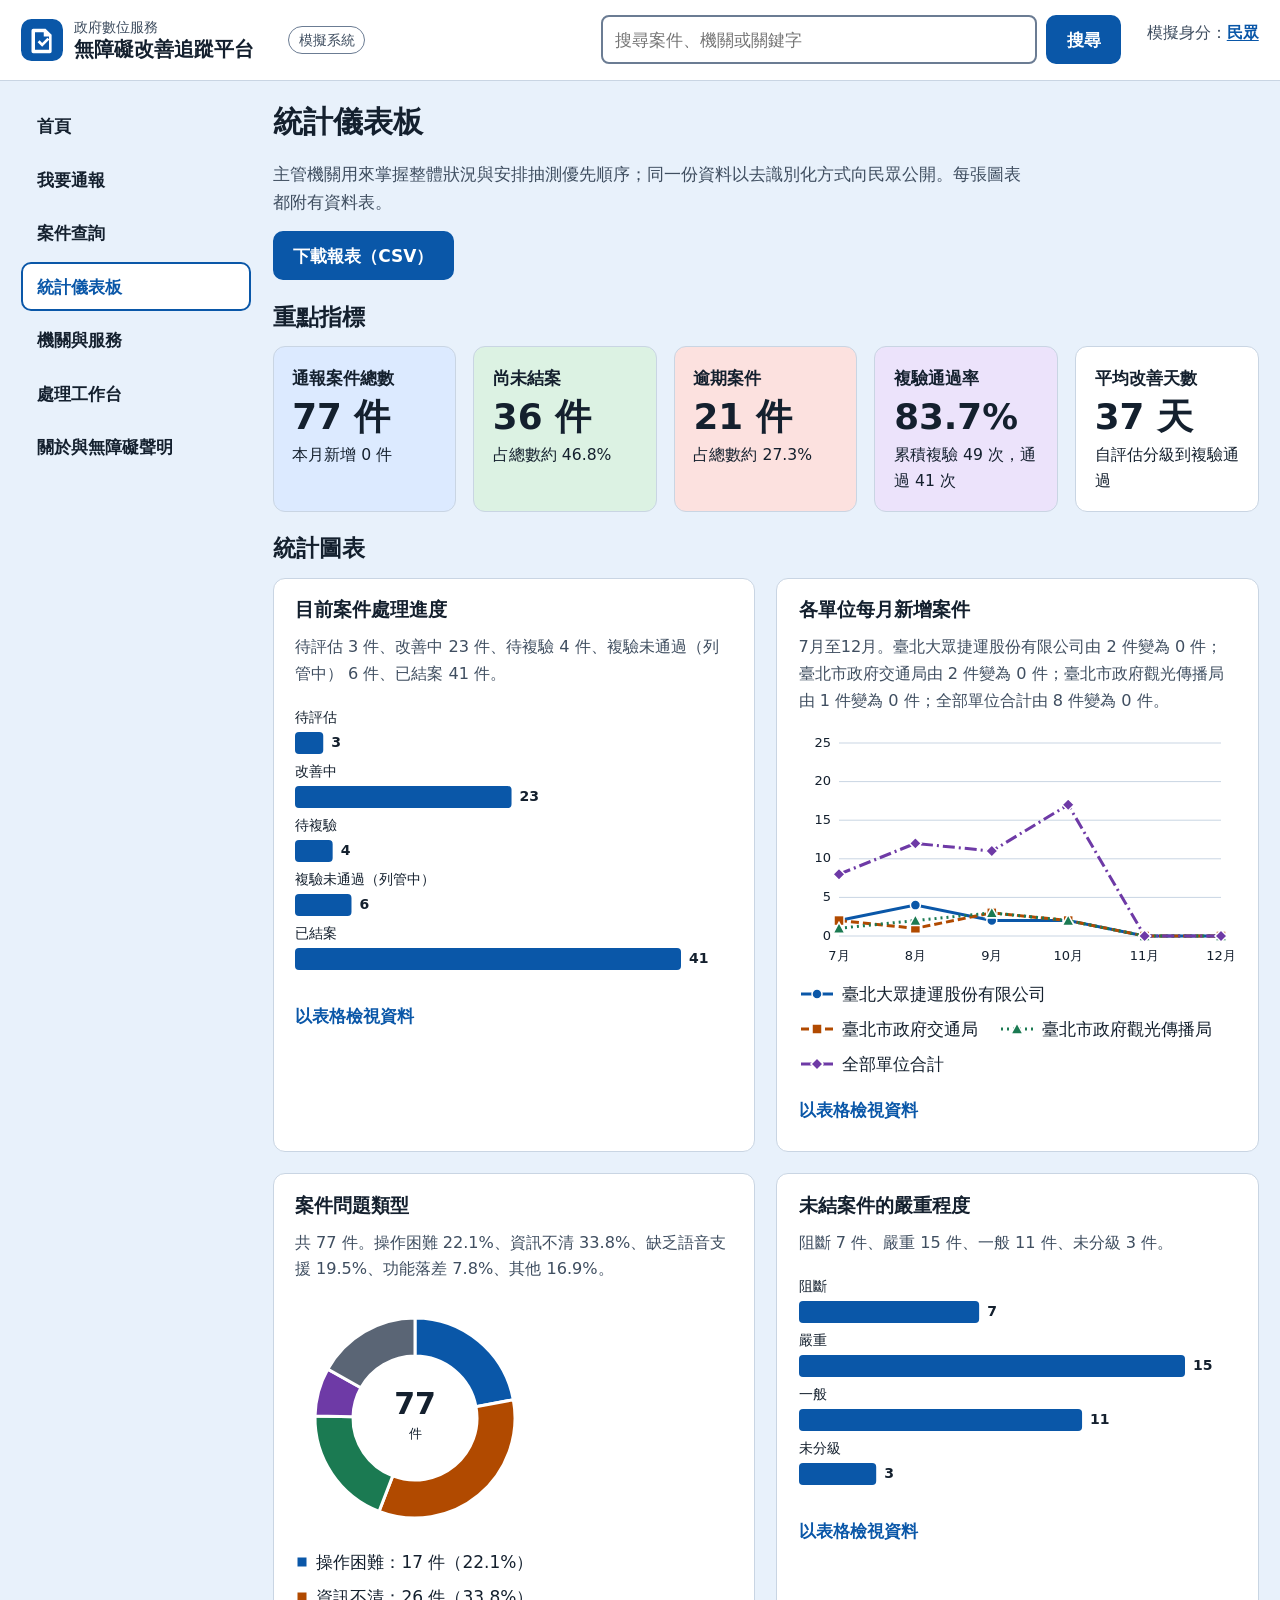
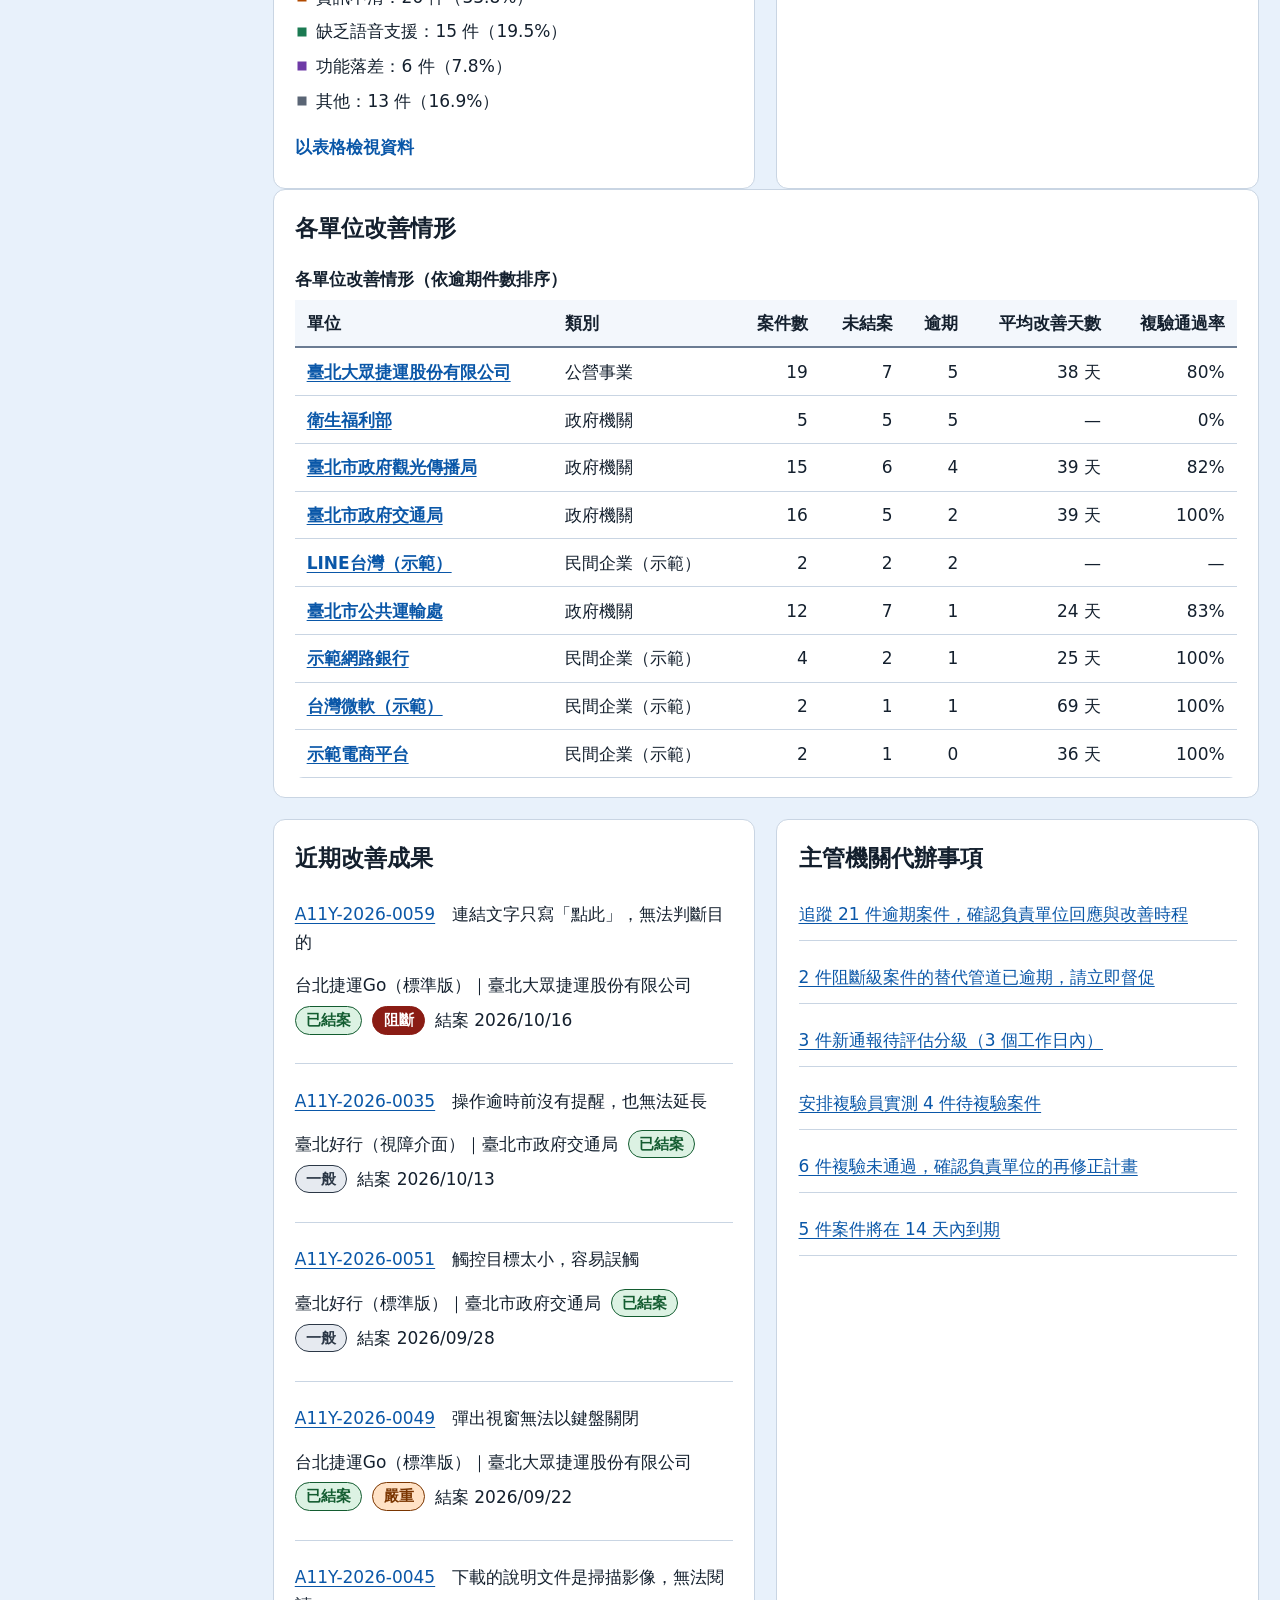
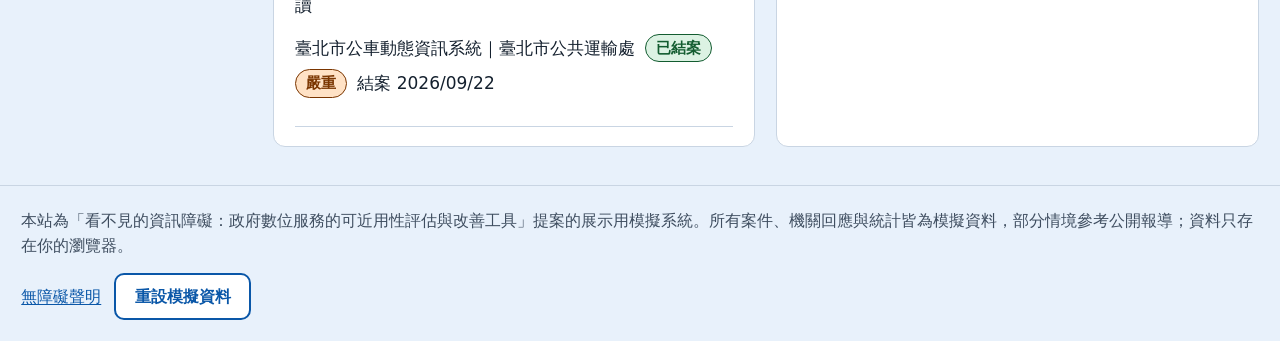
<file: dashboard.html>
<!doctype html>
<html lang="zh-Hant-TW">
<head>
  <meta charset="utf-8">
  <meta name="viewport" content="width=device-width, initial-scale=1">
  <title>統計儀表板｜無障礙改善追蹤平台（模擬）</title>
  <meta name="description" content="各機關無障礙問題案件數量、逾期、改善天數與複驗通過率（模擬）。">
  <link rel="stylesheet" href="assets/css/style.css">
  <script src="assets/js/app.js" defer></script>
</head>
<body data-page="dashboard">
  <a class="skip-link" href="#main">跳到主要內容</a>
  <header class="site-header">
    <a class="brand-link" href="index.html">
      <svg class="brand-icon" viewBox="0 0 48 48" aria-hidden="true" focusable="false"><rect class="bg" x="0" y="0" width="48" height="48" rx="12"/><path class="fg" d="M14 11h14l7 7v19a2 2 0 0 1-2 2H14a2 2 0 0 1-2-2V13a2 2 0 0 1 2-2zm2 4v20h16V20h-6v-5zm3 11.5 2.2-2.2 3 3 6-6 2.2 2.2-8.2 8.2z"/></svg>
      <span class="brand-text"><span class="brand-sub">政府數位服務</span><span class="brand-main">無障礙改善追蹤平台</span></span>
    </a>
    <span class="sim-badge">模擬系統</span>
    <form class="header-search" role="search" aria-label="全站搜尋" action="cases.html" method="get">
      <label class="visually-hidden" for="site-q">搜尋案件、機關或關鍵字</label>
      <input id="site-q" name="q" type="search" placeholder="搜尋案件、機關或關鍵字">
      <button type="submit">搜尋</button>
    </form>
    <p class="role-indicator">模擬身分：<a id="role-name" href="workbench.html">民眾</a></p>
  </header>
  <div class="layout">
    <nav class="site-nav" aria-label="主要導覽">
      <ul>
        <li><a href="index.html">首頁</a></li>
        <li><a href="report.html">我要通報</a></li>
        <li><a href="cases.html">案件查詢</a></li>
        <li><a href="dashboard.html" aria-current="page">統計儀表板</a></li>
        <li><a href="agencies.html">機關與服務</a></li>
        <li><a href="workbench.html">處理工作台</a></li>
        <li><a href="about.html">關於與無障礙聲明</a></li>
      </ul>
    </nav>
    <main id="main" tabindex="-1">
      <noscript><p>本模擬系統需要啟用 JavaScript 才能顯示案件資料。</p></noscript>

      <div class="page-head">
        <h1>統計儀表板</h1>
        <p>主管機關用來掌握整體狀況與安排抽測優先順序；同一份資料以去識別化方式向民眾公開。每張圖表都附有資料表。</p>
        <div class="btn-row"><button type="button" id="export-all">下載報表（CSV）</button></div>
      </div>
      <section>
        <h2 id="h-kpi">重點指標</h2>
        <ul class="kpi-grid" id="kpis"></ul>
      </section>
      <section>
        <h2 id="h-charts">統計圖表</h2>
        <div class="grid-2" id="charts"></div>
      </section>
      <section class="card">
        <h2 id="h-agency">各單位改善情形</h2>
        <div id="agency-table"></div>
      </section>
      <div class="grid-2">
        <section class="card">
          <h2 id="h-done">近期改善成果</h2>
          <ul class="list-plain task-list" id="done-list"></ul>
        </section>
        <section class="card">
          <h2 id="h-todo">主管機關代辦事項</h2>
          <ul class="list-plain task-list" id="todo-list"></ul>
        </section>
      </div>
    </main>
  </div>
  <footer class="site-footer">
    <p>本站為「看不見的資訊障礙：政府數位服務的可近用性評估與改善工具」提案的展示用模擬系統。所有案件、機關回應與統計皆為模擬資料，部分情境參考公開報導；資料只存在你的瀏覽器。</p>
    <div class="footer-actions">
      <a href="about.html#statement">無障礙聲明</a>
      <button type="button" class="btn-secondary" id="reset-btn">重設模擬資料</button>
    </div>
    <dialog id="reset-dialog" aria-labelledby="reset-title" aria-describedby="reset-desc">
      <h2 id="reset-title">重設模擬資料？</h2>
      <p id="reset-desc">你新增的通報與所有處理紀錄都會清除，回到初始的模擬資料。此動作無法復原。</p>
      <div class="btn-row">
        <button type="button" class="btn-secondary" data-cancel>取消</button>
        <button type="button" class="btn-danger" data-confirm>重設資料</button>
      </div>
    </dialog>
  </footer>
  <div id="live" class="visually-hidden" role="status" aria-live="polite" aria-atomic="true"></div>
</body>
</html>
</file>
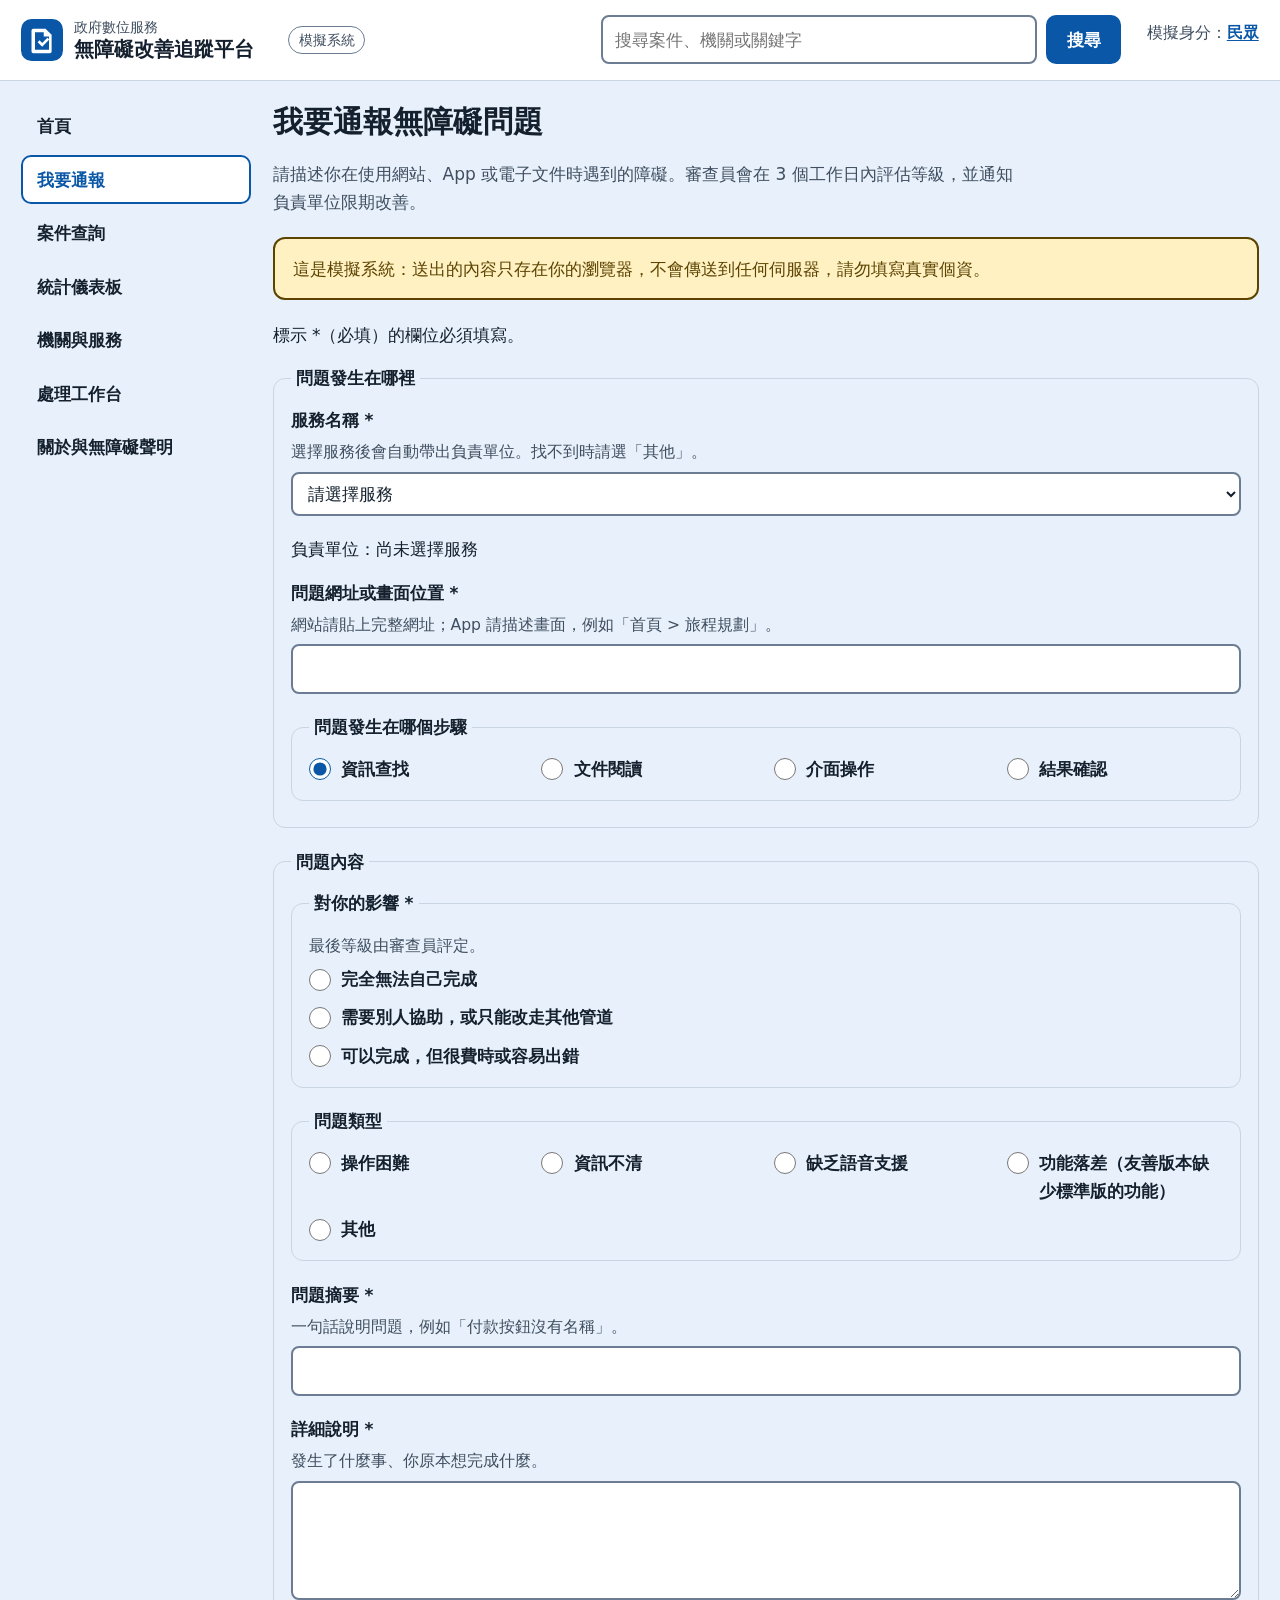
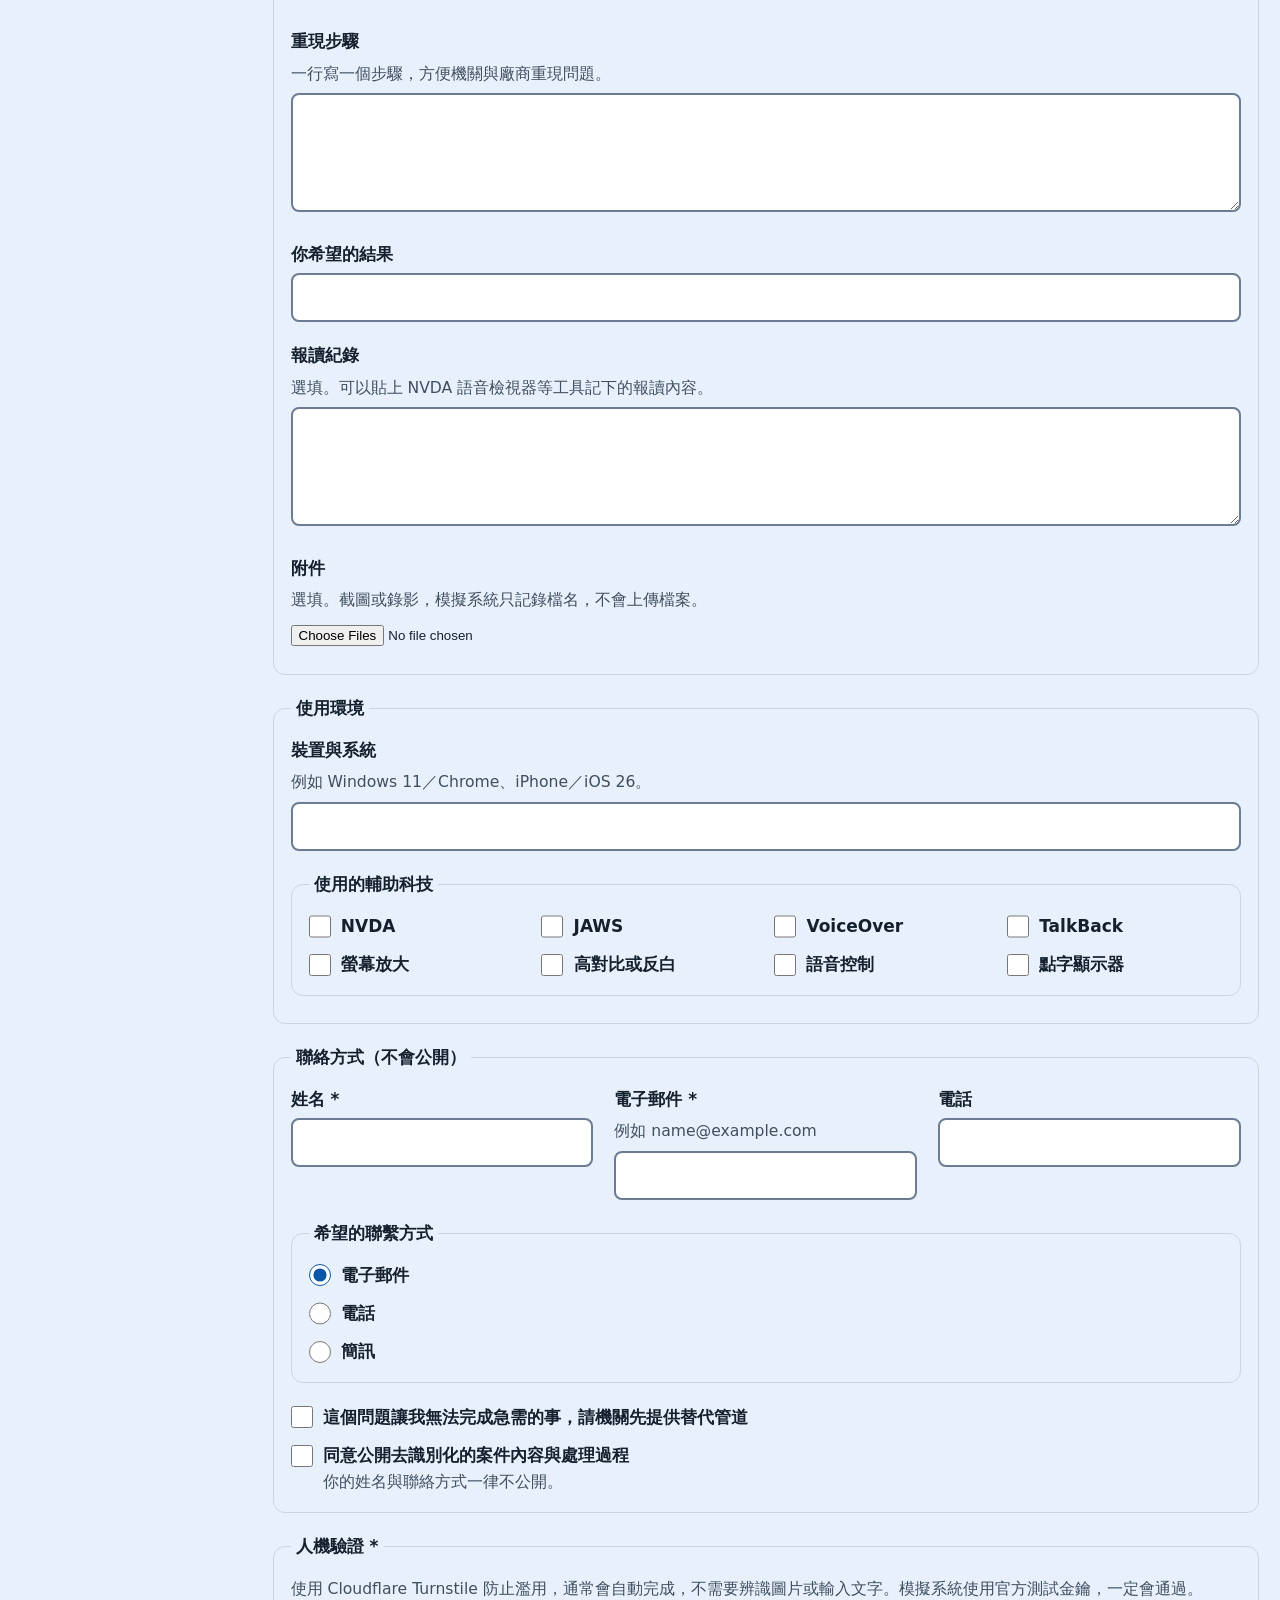
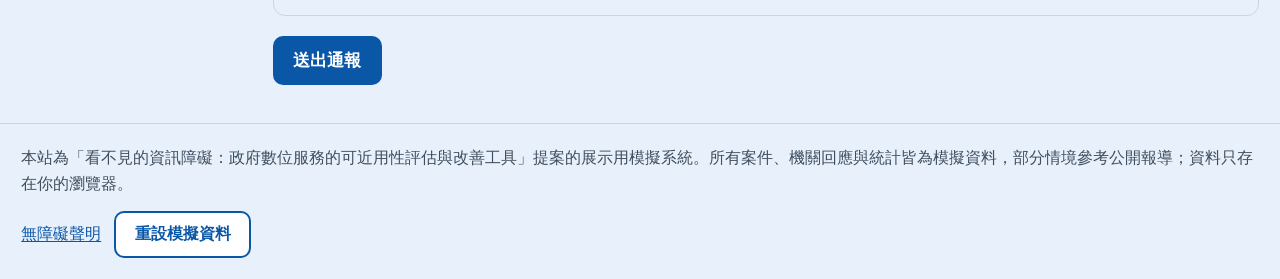
<file: report.html>
<!doctype html>
<html lang="zh-Hant-TW">
<head>
  <meta charset="utf-8">
  <meta name="viewport" content="width=device-width, initial-scale=1">
  <title>我要通報｜無障礙改善追蹤平台（模擬）</title>
  <meta name="description" content="通報政府數位服務、公營事業或民間服務的無障礙問題（模擬）。">
  <link rel="stylesheet" href="assets/css/style.css">
  <script src="https://challenges.cloudflare.com/turnstile/v0/api.js?render=explicit" defer></script>
  <script src="assets/js/app.js" defer></script>
</head>
<body data-page="report">
  <a class="skip-link" href="#main">跳到主要內容</a>
  <header class="site-header">
    <a class="brand-link" href="index.html">
      <svg class="brand-icon" viewBox="0 0 48 48" aria-hidden="true" focusable="false"><rect class="bg" x="0" y="0" width="48" height="48" rx="12"/><path class="fg" d="M14 11h14l7 7v19a2 2 0 0 1-2 2H14a2 2 0 0 1-2-2V13a2 2 0 0 1 2-2zm2 4v20h16V20h-6v-5zm3 11.5 2.2-2.2 3 3 6-6 2.2 2.2-8.2 8.2z"/></svg>
      <span class="brand-text"><span class="brand-sub">政府數位服務</span><span class="brand-main">無障礙改善追蹤平台</span></span>
    </a>
    <span class="sim-badge">模擬系統</span>
    <form class="header-search" role="search" aria-label="全站搜尋" action="cases.html" method="get">
      <label class="visually-hidden" for="site-q">搜尋案件、機關或關鍵字</label>
      <input id="site-q" name="q" type="search" placeholder="搜尋案件、機關或關鍵字">
      <button type="submit">搜尋</button>
    </form>
    <p class="role-indicator">模擬身分：<a id="role-name" href="workbench.html">民眾</a></p>
  </header>
  <div class="layout">
    <nav class="site-nav" aria-label="主要導覽">
      <ul>
        <li><a href="index.html">首頁</a></li>
        <li><a href="report.html" aria-current="page">我要通報</a></li>
        <li><a href="cases.html">案件查詢</a></li>
        <li><a href="dashboard.html">統計儀表板</a></li>
        <li><a href="agencies.html">機關與服務</a></li>
        <li><a href="workbench.html">處理工作台</a></li>
        <li><a href="about.html">關於與無障礙聲明</a></li>
      </ul>
    </nav>
    <main id="main" tabindex="-1">
      <noscript><p>本模擬系統需要啟用 JavaScript 才能顯示案件資料。</p></noscript>

      <div class="page-head">
        <h1>我要通報無障礙問題</h1>
        <p>請描述你在使用網站、App 或電子文件時遇到的障礙。審查員會在 3 個工作日內評估等級，並通知負責單位限期改善。</p>
      </div>
      <div class="notice notice-warn"><p>這是模擬系統：送出的內容只存在你的瀏覽器，不會傳送到任何伺服器，請勿填寫真實個資。</p></div>
      <div id="error-summary" class="notice notice-error error-summary" tabindex="-1" role="alert" hidden></div>
      <form id="report-form" novalidate>
        <p>標示 <span aria-hidden="true">*</span>（必填）的欄位必須填寫。</p>
        <fieldset>
          <legend>問題發生在哪裡</legend>
          <div class="field">
            <label for="f-service">服務名稱 <span aria-hidden="true">*</span><span class="visually-hidden">（必填）</span></label>
            <span class="hint" id="f-service-hint">選擇服務後會自動帶出負責單位。找不到時請選「其他」。</span>
            <select id="f-service" name="service" required aria-required="true" aria-describedby="f-service-hint"></select>
          </div>
          <div class="field" id="other-fields" hidden>
            <label for="f-service-other">其他服務名稱 <span aria-hidden="true">*</span><span class="visually-hidden">（必填）</span></label>
            <input id="f-service-other" name="serviceOther" type="text">
            <label for="f-agency-other">負責單位名稱</label>
            <input id="f-agency-other" name="agencyOther" type="text">
          <fieldset>
              <legend>使用的版本</legend>
              <div class="choice"><input type="radio" id="f-ed-std" name="edition" value="標準版" checked><label for="f-ed-std">標準版</label></div>
              <div class="choice"><input type="radio" id="f-ed-fr" name="edition" value="友善版本"><label for="f-ed-fr">友善版本（例如視障介面、文字模式）</label></div>
              <div class="choice"><input type="radio" id="f-ed-un" name="edition" value="不確定"><label for="f-ed-un">不確定</label></div>
            </fieldset>
          </div>
          <p>負責單位：<output id="f-agency" for="f-service">尚未選擇服務</output></p>
          <div class="field">
            <label for="f-location">問題網址或畫面位置 <span aria-hidden="true">*</span><span class="visually-hidden">（必填）</span></label>
            <span class="hint" id="f-location-hint">網站請貼上完整網址；App 請描述畫面，例如「首頁 &gt; 旅程規劃」。</span>
            <input id="f-location" name="location" type="text" required aria-required="true" aria-describedby="f-location-hint">
          </div>

          <fieldset>
            <legend>問題發生在哪個步驟</legend>
            <div class="choice-grid">
              <div class="choice"><input type="radio" id="f-task-1" name="task" value="資訊查找" checked><label for="f-task-1">資訊查找</label></div>
              <div class="choice"><input type="radio" id="f-task-2" name="task" value="文件閱讀"><label for="f-task-2">文件閱讀</label></div>
              <div class="choice"><input type="radio" id="f-task-3" name="task" value="介面操作"><label for="f-task-3">介面操作</label></div>
              <div class="choice"><input type="radio" id="f-task-4" name="task" value="結果確認"><label for="f-task-4">結果確認</label></div>
            </div>
          </fieldset>
        </fieldset>
        <fieldset>
          <legend>問題內容</legend>
          <fieldset id="f-impact-group" aria-describedby="f-impact-hint">
            <legend>對你的影響 <span aria-hidden="true">*</span><span class="visually-hidden">（必填）</span></legend>
            <span class="hint" id="f-impact-hint">最後等級由審查員評定。</span>
            <div class="choice"><input type="radio" id="f-imp-block" name="impact" value="block" required><label for="f-imp-block">完全無法自己完成</label></div>
            <div class="choice"><input type="radio" id="f-imp-serious" name="impact" value="serious"><label for="f-imp-serious">需要別人協助，或只能改走其他管道</label></div>
            <div class="choice"><input type="radio" id="f-imp-normal" name="impact" value="normal"><label for="f-imp-normal">可以完成，但很費時或容易出錯</label></div>
          </fieldset>
          <fieldset>
            <legend>問題類型</legend>
            <div class="choice-grid" id="f-types"></div>
          </fieldset>
          <div class="field">
            <label for="f-title">問題摘要 <span aria-hidden="true">*</span><span class="visually-hidden">（必填）</span></label>
            <span class="hint" id="f-title-hint">一句話說明問題，例如「付款按鈕沒有名稱」。</span>
            <input id="f-title" name="title" type="text" required aria-required="true" aria-describedby="f-title-hint" maxlength="80">
          </div>
          <div class="field">
            <label for="f-desc">詳細說明 <span aria-hidden="true">*</span><span class="visually-hidden">（必填）</span></label>
            <span class="hint" id="f-desc-hint">發生了什麼事、你原本想完成什麼。</span>
            <textarea id="f-desc" name="description" required aria-required="true" aria-describedby="f-desc-hint"></textarea>
          </div>
          <div class="field">
            <label for="f-steps">重現步驟</label>
            <span class="hint" id="f-steps-hint">一行寫一個步驟，方便機關與廠商重現問題。</span>
            <textarea id="f-steps" name="steps" aria-describedby="f-steps-hint"></textarea>
          </div>
          <div class="field">
            <label for="f-expected">你希望的結果</label>
            <input id="f-expected" name="expected" type="text">
          </div>
          <div class="field">
            <label for="f-srlog">報讀紀錄</label>
            <span class="hint" id="f-srlog-hint">選填。可以貼上 NVDA 語音檢視器等工具記下的報讀內容。</span>
            <textarea id="f-srlog" name="srLog" aria-describedby="f-srlog-hint"></textarea>
          </div>
          <div class="field">
            <label for="f-file">附件</label>
            <span class="hint" id="f-file-hint">選填。截圖或錄影，模擬系統只記錄檔名，不會上傳檔案。</span>
            <input id="f-file" name="files" type="file" multiple aria-describedby="f-file-hint">
          </div>
        </fieldset>
        <fieldset>
          <legend>使用環境</legend>
          <div class="field">
            <label for="f-platform">裝置與系統</label>
            <span class="hint" id="f-platform-hint">例如 Windows 11／Chrome、iPhone／iOS 26。</span>
            <input id="f-platform" name="platform" type="text" aria-describedby="f-platform-hint">
          </div>
          <fieldset>
            <legend>使用的輔助科技</legend>
            <div class="choice-grid" id="f-at"></div>
          </fieldset>
        </fieldset>
        <fieldset>
          <legend>聯絡方式（不會公開）</legend>
          <div class="form-grid">
            <div class="field">
              <label for="f-name">姓名 <span aria-hidden="true">*</span><span class="visually-hidden">（必填）</span></label>
              <input id="f-name" name="name" type="text" autocomplete="name" required aria-required="true">
            </div>
            <div class="field">
              <label for="f-email">電子郵件 <span aria-hidden="true">*</span><span class="visually-hidden">（必填）</span></label>
              <span class="hint" id="f-email-hint">例如 name@example.com</span>
              <input id="f-email" name="email" type="email" autocomplete="email" required aria-required="true" aria-describedby="f-email-hint">
            </div>
            <div class="field">
              <label for="f-tel">電話</label>
              <input id="f-tel" name="tel" type="tel" autocomplete="tel">
            </div>
          </div>
          <fieldset>
            <legend>希望的聯繫方式</legend>
            <div class="choice"><input type="radio" id="f-c-email" name="contact" value="電子郵件" checked><label for="f-c-email">電子郵件</label></div>
            <div class="choice"><input type="radio" id="f-c-tel" name="contact" value="電話"><label for="f-c-tel">電話</label></div>
            <div class="choice"><input type="radio" id="f-c-sms" name="contact" value="簡訊"><label for="f-c-sms">簡訊</label></div>
          </fieldset>
          <div class="choice">
            <input type="checkbox" id="f-alt" name="needAlt">
            <label for="f-alt">這個問題讓我無法完成急需的事，請機關先提供替代管道</label>
          </div>
          <div class="choice">
            <input type="checkbox" id="f-consent" name="consent" aria-describedby="f-consent-hint">
            <div>
              <label for="f-consent">同意公開去識別化的案件內容與處理過程</label>
              <span class="hint" id="f-consent-hint">你的姓名與聯絡方式一律不公開。</span>
            </div>
          </div>
        </fieldset>
        <fieldset id="f-captcha-group" aria-describedby="f-captcha-hint">
          <legend>人機驗證 <span aria-hidden="true">*</span><span class="visually-hidden">（必填）</span></legend>
          <span class="hint" id="f-captcha-hint">使用 <span lang="en">Cloudflare Turnstile</span> 防止濫用，通常會自動完成，不需要辨識圖片或輸入文字。模擬系統使用官方測試金鑰，一定會通過。</span>
          <div id="f-turnstile" class="turnstile" tabindex="-1" data-sitekey="1x00000000000000000000AA"></div>
        </fieldset>
        <button type="submit">送出通報</button>
      </form>
      <section id="report-done" class="card" tabindex="-1" aria-labelledby="done-title" hidden>
        <h2 id="done-title">通報已送出</h2>
        <div id="done-body"></div>
      </section>
    </main>
  </div>
  <footer class="site-footer">
    <p>本站為「看不見的資訊障礙：政府數位服務的可近用性評估與改善工具」提案的展示用模擬系統。所有案件、機關回應與統計皆為模擬資料，部分情境參考公開報導；資料只存在你的瀏覽器。</p>
    <div class="footer-actions">
      <a href="about.html#statement">無障礙聲明</a>
      <button type="button" class="btn-secondary" id="reset-btn">重設模擬資料</button>
    </div>
    <dialog id="reset-dialog" aria-labelledby="reset-title" aria-describedby="reset-desc">
      <h2 id="reset-title">重設模擬資料？</h2>
      <p id="reset-desc">你新增的通報與所有處理紀錄都會清除，回到初始的模擬資料。此動作無法復原。</p>
      <div class="btn-row">
        <button type="button" class="btn-secondary" data-cancel>取消</button>
        <button type="button" class="btn-danger" data-confirm>重設資料</button>
      </div>
    </dialog>
  </footer>
  <div id="live" class="visually-hidden" role="status" aria-live="polite" aria-atomic="true"></div>
</body>
</html>
</file>
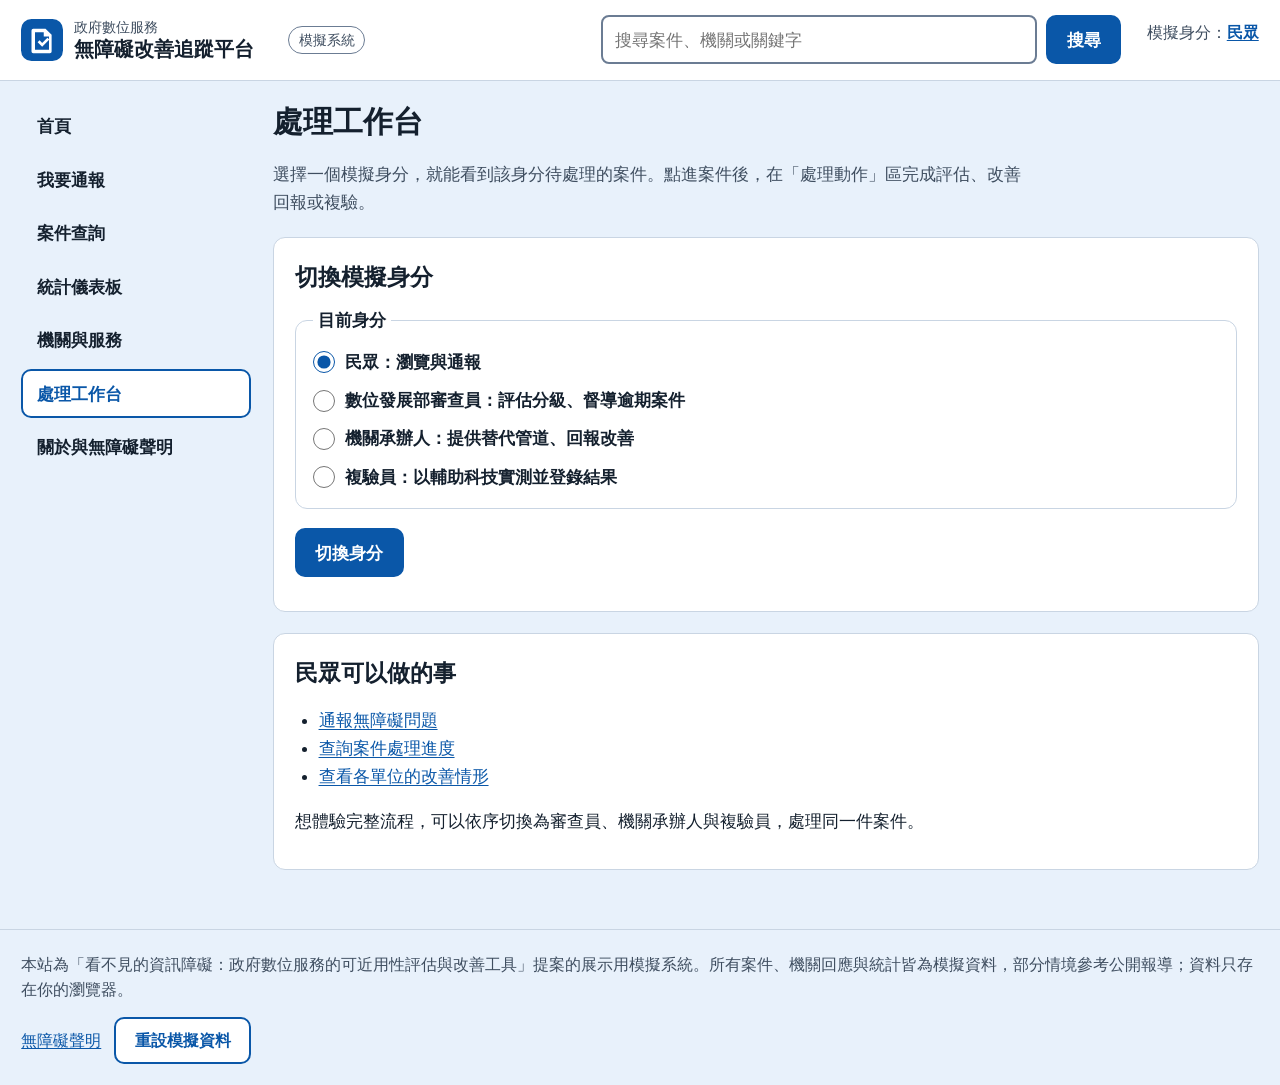
<file: workbench.html>
<!doctype html>
<html lang="zh-Hant-TW">
<head>
  <meta charset="utf-8">
  <meta name="viewport" content="width=device-width, initial-scale=1">
  <title>處理工作台｜無障礙改善追蹤平台（模擬）</title>
  <meta name="description" content="切換模擬身分，處理評估分級、機關改善與使用者複驗。">
  <link rel="stylesheet" href="assets/css/style.css">
  <script src="assets/js/app.js" defer></script>
</head>
<body data-page="workbench">
  <a class="skip-link" href="#main">跳到主要內容</a>
  <header class="site-header">
    <a class="brand-link" href="index.html">
      <svg class="brand-icon" viewBox="0 0 48 48" aria-hidden="true" focusable="false"><rect class="bg" x="0" y="0" width="48" height="48" rx="12"/><path class="fg" d="M14 11h14l7 7v19a2 2 0 0 1-2 2H14a2 2 0 0 1-2-2V13a2 2 0 0 1 2-2zm2 4v20h16V20h-6v-5zm3 11.5 2.2-2.2 3 3 6-6 2.2 2.2-8.2 8.2z"/></svg>
      <span class="brand-text"><span class="brand-sub">政府數位服務</span><span class="brand-main">無障礙改善追蹤平台</span></span>
    </a>
    <span class="sim-badge">模擬系統</span>
    <form class="header-search" role="search" aria-label="全站搜尋" action="cases.html" method="get">
      <label class="visually-hidden" for="site-q">搜尋案件、機關或關鍵字</label>
      <input id="site-q" name="q" type="search" placeholder="搜尋案件、機關或關鍵字">
      <button type="submit">搜尋</button>
    </form>
    <p class="role-indicator">模擬身分：<a id="role-name" href="workbench.html">民眾</a></p>
  </header>
  <div class="layout">
    <nav class="site-nav" aria-label="主要導覽">
      <ul>
        <li><a href="index.html">首頁</a></li>
        <li><a href="report.html">我要通報</a></li>
        <li><a href="cases.html">案件查詢</a></li>
        <li><a href="dashboard.html">統計儀表板</a></li>
        <li><a href="agencies.html">機關與服務</a></li>
        <li><a href="workbench.html" aria-current="page">處理工作台</a></li>
        <li><a href="about.html">關於與無障礙聲明</a></li>
      </ul>
    </nav>
    <main id="main" tabindex="-1">
      <noscript><p>本模擬系統需要啟用 JavaScript 才能顯示案件資料。</p></noscript>

      <div class="page-head">
        <h1>處理工作台</h1>
        <p>選擇一個模擬身分，就能看到該身分待處理的案件。點進案件後，在「處理動作」區完成評估、改善回報或複驗。</p>
      </div>
      <form id="role-form" class="card">
        <h2 id="role-title">切換模擬身分</h2>
        <fieldset>
          <legend>目前身分</legend>
          <div class="choice"><input type="radio" id="r-public" name="role" value="public"><label for="r-public">民眾：瀏覽與通報</label></div>
          <div class="choice"><input type="radio" id="r-reviewer" name="role" value="reviewer"><label for="r-reviewer">數位發展部審查員：評估分級、督導逾期案件</label></div>
          <div class="choice"><input type="radio" id="r-agency" name="role" value="agency"><label for="r-agency">機關承辦人：提供替代管道、回報改善</label></div>
          <div class="choice"><input type="radio" id="r-tester" name="role" value="tester"><label for="r-tester">複驗員：以輔助科技實測並登錄結果</label></div>
        </fieldset>
        <div class="field" id="agency-field">
          <label for="r-agency-select">機關承辦人所屬單位</label>
          <select id="r-agency-select" name="agency"></select>
        </div>
        <button type="submit">切換身分</button>
        <p id="role-status" class="muted"></p>
      </form>
      <div id="tasks"></div>
    </main>
  </div>
  <footer class="site-footer">
    <p>本站為「看不見的資訊障礙：政府數位服務的可近用性評估與改善工具」提案的展示用模擬系統。所有案件、機關回應與統計皆為模擬資料，部分情境參考公開報導；資料只存在你的瀏覽器。</p>
    <div class="footer-actions">
      <a href="about.html#statement">無障礙聲明</a>
      <button type="button" class="btn-secondary" id="reset-btn">重設模擬資料</button>
    </div>
    <dialog id="reset-dialog" aria-labelledby="reset-title" aria-describedby="reset-desc">
      <h2 id="reset-title">重設模擬資料？</h2>
      <p id="reset-desc">你新增的通報與所有處理紀錄都會清除，回到初始的模擬資料。此動作無法復原。</p>
      <div class="btn-row">
        <button type="button" class="btn-secondary" data-cancel>取消</button>
        <button type="button" class="btn-danger" data-confirm>重設資料</button>
      </div>
    </dialog>
  </footer>
  <div id="live" class="visually-hidden" role="status" aria-live="polite" aria-atomic="true"></div>
</body>
</html>
</file>
<file: assets/css/style.css>
/* 政府數位服務無障礙改善追蹤平台（模擬）
   目標：WCAG 2.2 AA。文字對比 4.5:1 以上，元件與圖形 3:1 以上，資訊不只靠顏色。 */

:root {
  color-scheme: light dark;
  --bg: #e8f1fb;
  --surface: #ffffff;
  --surface-2: #f3f7fc;
  --text: #14202e;
  --muted: #3f4e60;
  --link: #0a57a8;
  --primary: #0a57a8;
  --primary-hover: #08467f;
  --on-primary: #ffffff;
  --danger: #a3160c;
  --on-danger: #ffffff;
  --border: #6b7c93;
  --border-soft: #c9d5e3;
  --focus: #0b3d91;
  --focus-halo: #ffd54a;
  --kpi-blue: #dceaff;
  --kpi-green: #dcf2e3;
  --kpi-red: #fce1df;
  --kpi-purple: #ece3fb;
  --chip-new-bg: #e6eaf0; --chip-new: #2b3746;
  --chip-fixing-bg: #dceaff; --chip-fixing: #0b3d91;
  --chip-retest-bg: #fff1c2; --chip-retest: #5c4300;
  --chip-failed-bg: #fce1df; --chip-failed: #8a1c14;
  --chip-closed-bg: #dcf2e3; --chip-closed: #135c30;
  --sev-block-bg: #8a1c14; --sev-block: #ffffff;
  --sev-serious-bg: #ffe2c6; --sev-serious: #7a3500;
  --sev-normal-bg: #e6eaf0; --sev-normal: #2b3746;
  --overdue: #a3160c;
  --notice-success-bg: #dcf2e3; --notice-success: #135c30;
  --notice-warn-bg: #fff1c2; --notice-warn: #5c4300;
  --notice-error-bg: #fce1df; --notice-error: #8a1c14;
  --s1: #0a57a8; --s2: #b14a00; --s3: #1b7a52; --s4: #6e3aa6; --s5: #5a6575;
  --grid: #c9d5e3;
  --radius: 12px;
  --font: system-ui, -apple-system, "Segoe UI", "Microsoft JhengHei", "PingFang TC", "Noto Sans TC", sans-serif;
}

@media (prefers-color-scheme: dark) {
  :root {
    --bg: #0e1620;
    --surface: #16212d;
    --surface-2: #1c2a38;
    --text: #e9eff6;
    --muted: #b9c6d4;
    --link: #8cc4ff;
    --primary: #8cc4ff;
    --primary-hover: #b5d9ff;
    --on-primary: #0e1620;
    --danger: #ffb4ab;
    --on-danger: #410e0b;
    --border: #8394aa;
    --border-soft: #2e3f52;
    --focus: #ffd54a;
    --focus-halo: #0e1620;
    --kpi-blue: #17345c;
    --kpi-green: #133d26;
    --kpi-red: #5a1a15;
    --kpi-purple: #33245a;
    --chip-new-bg: #2a3746; --chip-new: #e3e9f0;
    --chip-fixing-bg: #17345c; --chip-fixing: #cfe3ff;
    --chip-retest-bg: #4a3a00; --chip-retest: #ffe7a0;
    --chip-failed-bg: #5a1a15; --chip-failed: #ffd3ce;
    --chip-closed-bg: #133d26; --chip-closed: #c8f0d6;
    --sev-block-bg: #f2b8b5; --sev-block: #410e0b;
    --sev-serious-bg: #5a2e00; --sev-serious: #ffd7b0;
    --sev-normal-bg: #2a3746; --sev-normal: #e3e9f0;
    --overdue: #ffb4ab;
    --notice-success-bg: #133d26; --notice-success: #c8f0d6;
    --notice-warn-bg: #4a3a00; --notice-warn: #ffe7a0;
    --notice-error-bg: #5a1a15; --notice-error: #ffd3ce;
    --s1: #8cc4ff; --s2: #ffb070; --s3: #6fd6a6; --s4: #cda8f5; --s5: #b9c6d4;
    --grid: #2e3f52;
  }
}

*, *::before, *::after { box-sizing: border-box; }
html { font-size: 106.25%; scroll-padding-top: 1rem; }
body {
  margin: 0;
  font-family: var(--font);
  line-height: 1.65;
  color: var(--text);
  background: var(--bg);
}
img, svg { max-width: 100%; }
a { color: var(--link); text-underline-offset: 0.15em; }
a:hover { text-decoration-thickness: 2px; }
h1, h2, h3, h4 { line-height: 1.35; margin: 0 0 0.6em; }
h1 { font-size: 1.75rem; }
h2 { font-size: 1.35rem; margin-top: 0.2em; }
h3 { font-size: 1.12rem; }
p { margin: 0 0 0.9em; }
ul, ol { padding-left: 1.4em; }
[lang="en"] { font-family: var(--font); }

:focus-visible {
  outline: 3px solid var(--focus);
  outline-offset: 2px;
  box-shadow: 0 0 0 6px var(--focus-halo);
}
main:focus, [tabindex="-1"]:focus { outline: none; box-shadow: none; }
[tabindex="-1"]:focus-visible { outline: 3px solid var(--focus); outline-offset: 2px; }

.visually-hidden {
  position: absolute !important;
  width: 1px; height: 1px;
  padding: 0; margin: -1px;
  overflow: hidden; clip: rect(0 0 0 0);
  white-space: nowrap; border: 0;
}

.skip-link {
  position: absolute;
  left: 1rem; top: -100px;
  z-index: 100;
  padding: 0.6rem 1rem;
  background: var(--surface);
  color: var(--link);
  border: 2px solid var(--focus);
  border-radius: 8px;
  font-weight: 700;
}
.skip-link:focus { top: 0.75rem; }

/* ---------- 版頭 ---------- */
.site-header {
  display: flex;
  flex-wrap: wrap;
  align-items: center;
  gap: 0.75rem 1.5rem;
  padding: 0.9rem 1.25rem;
  background: var(--surface);
  border-bottom: 1px solid var(--border-soft);
}
.brand-link {
  display: inline-flex;
  align-items: center;
  gap: 0.65rem;
  color: var(--text);
  text-decoration: none;
}
.brand-link:hover .brand-main { text-decoration: underline; }
.brand-icon { width: 42px; height: 42px; flex: none; }
.brand-icon .bg { fill: var(--primary); }
.brand-icon .fg { fill: var(--on-primary); }
.brand-text { display: flex; flex-direction: column; line-height: 1.3; }
.brand-sub { font-size: 0.85rem; color: var(--muted); }
.brand-main { font-size: 1.15rem; font-weight: 700; }
.sim-badge {
  display: inline-block;
  margin-left: 0.5rem;
  padding: 0.1rem 0.55rem;
  border: 1px solid var(--border);
  border-radius: 999px;
  font-size: 0.8rem;
  color: var(--muted);
}
.header-search { display: flex; gap: 0.5rem; flex: 1 1 280px; max-width: 520px; margin-left: auto; }
.header-search input { flex: 1; min-width: 0; }
.role-indicator { font-size: 0.92rem; color: var(--muted); }
.role-indicator a { font-weight: 700; }

/* ---------- 版面 ---------- */
.layout {
  display: grid;
  grid-template-columns: 230px minmax(0, 1fr);
  gap: 1.25rem;
  max-width: 1360px;
  margin: 0 auto;
  padding: 1.25rem;
}
.site-nav ul { list-style: none; margin: 0; padding: 0; display: flex; flex-direction: column; gap: 0.3rem; }
.site-nav a {
  display: block;
  padding: 0.6rem 0.9rem;
  border-radius: 10px;
  color: var(--text);
  text-decoration: none;
  font-weight: 600;
  min-height: 44px;
}
.site-nav a:hover { background: var(--surface); text-decoration: underline; }
.site-nav a[aria-current="page"] {
  background: var(--surface);
  color: var(--link);
  box-shadow: inset 0 0 0 2px var(--primary);
}
main { min-width: 0; }
.page-head { margin-bottom: 1.25rem; }
.page-head p { color: var(--muted); max-width: 70ch; }

@media (max-width: 900px) {
  .layout { grid-template-columns: minmax(0, 1fr); padding: 1rem; }
  .site-nav ul { flex-direction: row; flex-wrap: wrap; }
  .site-nav a { background: var(--surface); }
  .header-search { margin-left: 0; max-width: none; }
}

.site-footer {
  max-width: 1360px;
  margin: 1rem auto 0;
  padding: 1.25rem;
  border-top: 1px solid var(--border-soft);
  color: var(--muted);
  font-size: 0.92rem;
}
.site-footer .footer-actions { display: flex; flex-wrap: wrap; gap: 0.75rem; align-items: center; margin-top: 0.5rem; }

/* ---------- 卡片與區塊 ---------- */
.card, .chart-card {
  background: var(--surface);
  border: 1px solid var(--border-soft);
  border-radius: var(--radius);
  padding: 1.1rem 1.25rem;
  margin-bottom: 1.25rem;
}
.grid-2 { display: grid; grid-template-columns: repeat(auto-fit, minmax(min(100%, 420px), 1fr)); gap: 1.25rem; }
.grid-3 { display: grid; grid-template-columns: repeat(auto-fit, minmax(min(100%, 300px), 1fr)); gap: 1.25rem; }
.grid-2 > *, .grid-3 > * { margin-bottom: 0; }
.stack > * + * { margin-top: 1.25rem; }

.kpi-grid { display: grid; grid-template-columns: repeat(auto-fit, minmax(min(100%, 130px), 1fr)); gap: 1rem; margin: 0 0 1.25rem; padding: 0; list-style: none; }
.kpi {
  border-radius: var(--radius);
  padding: 1rem 1.1rem;
  border: 1px solid var(--border-soft);
}
.kpi-blue { background: var(--kpi-blue); }
.kpi-green { background: var(--kpi-green); }
.kpi-red { background: var(--kpi-red); }
.kpi-purple { background: var(--kpi-purple); }
.kpi-plain { background: var(--surface); }
.kpi .kpi-label { font-weight: 700; margin: 0; }
.kpi .kpi-value { font-size: clamp(1.6rem, 4vw, 2.1rem); font-weight: 800; line-height: 1.2; margin: 0.2rem 0; }
.kpi .kpi-note { margin: 0; font-size: 0.92rem; }

/* ---------- 標籤 ---------- */
.chip {
  display: inline-block;
  padding: 0.05rem 0.6rem;
  border-radius: 999px;
  border: 1px solid currentColor;
  font-size: 0.88rem;
  font-weight: 700;
  white-space: nowrap;
}
.status-new { background: var(--chip-new-bg); color: var(--chip-new); }
.status-fixing { background: var(--chip-fixing-bg); color: var(--chip-fixing); }
.status-retest { background: var(--chip-retest-bg); color: var(--chip-retest); }
.status-failed { background: var(--chip-failed-bg); color: var(--chip-failed); }
.status-closed { background: var(--chip-closed-bg); color: var(--chip-closed); }
.sev-block { background: var(--sev-block-bg); color: var(--sev-block); border-color: var(--sev-block-bg); }
.sev-serious { background: var(--sev-serious-bg); color: var(--sev-serious); }
.sev-normal { background: var(--sev-normal-bg); color: var(--sev-normal); }
.sev-none { background: transparent; color: var(--muted); border-style: dashed; }
.tag-overdue {
  display: inline-block;
  margin: 0.15rem 0.35rem 0 0;
  color: var(--overdue);
  font-weight: 700;
  font-size: 0.9rem;
  white-space: nowrap;
}
.tag-overdue::before { content: "!" / ""; display: inline-block; margin-right: 0.3em; padding: 0 0.42em; border: 2px solid currentColor; border-radius: 50%; font-size: 0.75rem; line-height: 1.3; }
.tag-gap { display: inline-block; padding: 0.05rem 0.5rem; border: 1px dashed var(--border); border-radius: 6px; font-size: 0.85rem; color: var(--muted); }

/* ---------- 按鈕與表單 ---------- */
.btn, button, input[type="submit"] {
  display: inline-flex;
  align-items: center;
  justify-content: center;
  gap: 0.4rem;
  min-height: 44px;
  padding: 0.5rem 1.1rem;
  border-radius: 10px;
  border: 2px solid var(--primary);
  background: var(--primary);
  color: var(--on-primary);
  font: inherit;
  font-weight: 700;
  cursor: pointer;
  text-decoration: none;
}
.btn:hover, button:hover { background: var(--primary-hover); border-color: var(--primary-hover); }
.btn-secondary, button.btn-secondary { background: var(--surface); color: var(--link); }
.btn-secondary:hover, button.btn-secondary:hover { background: var(--surface-2); color: var(--link); }
.btn-danger, button.btn-danger { background: var(--danger); border-color: var(--danger); color: var(--on-danger); }
.btn-link { background: none; border: none; color: var(--link); text-decoration: underline; padding: 0.4rem 0.2rem; min-height: 44px; font-weight: 600; }
.btn-link:hover { background: none; text-decoration-thickness: 2px; }
.btn-row { display: flex; flex-wrap: wrap; gap: 0.75rem; align-items: center; }

label, legend { font-weight: 700; }
input[type="text"], input[type="search"], input[type="email"], input[type="tel"], input[type="url"], input[type="date"], select, textarea {
  width: 100%;
  min-height: 44px;
  padding: 0.5rem 0.7rem;
  border: 2px solid var(--border);
  border-radius: 8px;
  background: var(--surface);
  color: var(--text);
  font: inherit;
}
textarea { min-height: 7rem; resize: vertical; }
input[type="checkbox"], input[type="radio"] { width: 1.3rem; height: 1.3rem; margin: 0.2rem 0 0; flex: none; accent-color: var(--primary); }
.field { margin-bottom: 1.15rem; }
.field > label { display: block; margin-bottom: 0.3rem; }
.hint { display: block; color: var(--muted); font-size: 0.92rem; margin: 0.1rem 0 0.4rem; font-weight: 400; }
.req { color: var(--danger); }
fieldset { border: 1px solid var(--border-soft); border-radius: var(--radius); padding: 0.8rem 1rem 0.4rem; margin: 0 0 1.15rem; min-width: 0; }
legend { padding: 0 0.3rem; }
.choice { display: flex; gap: 0.6rem; align-items: flex-start; margin-bottom: 0.6rem; }
.choice label { font-weight: 600; }
.choice .hint { margin: 0; }
.choice-grid { display: grid; grid-template-columns: repeat(auto-fit, minmax(min(100%, 190px), 1fr)); gap: 0 1rem; }
[aria-invalid="true"] { border-color: var(--danger) !important; box-shadow: 0 0 0 1px var(--danger); }
.error-msg { display: block; color: var(--danger); font-weight: 700; margin: 0.3rem 0 0; }
.error-msg::before { content: "錯誤："; }
.form-grid { display: grid; grid-template-columns: repeat(auto-fit, minmax(min(100%, 260px), 1fr)); gap: 0 1.25rem; }
.filters { display: grid; grid-template-columns: repeat(auto-fit, minmax(min(100%, 200px), 1fr)); gap: 0 1rem; align-items: end; }

.notice { border-radius: var(--radius); padding: 0.9rem 1.1rem; margin: 0 0 1.25rem; border: 2px solid currentColor; }
.notice p:last-child { margin-bottom: 0; }
.notice-success { background: var(--notice-success-bg); color: var(--notice-success); }
.notice-warn { background: var(--notice-warn-bg); color: var(--notice-warn); }
.notice-error { background: var(--notice-error-bg); color: var(--notice-error); }
.notice a { color: inherit; font-weight: 700; }
.error-summary h2 { font-size: 1.15rem; }

/* ---------- 表格 ---------- */
.table-wrap { overflow-x: auto; border-radius: 8px; }
.table-wrap:focus-visible { outline-offset: 2px; }
.data-table { width: 100%; border-collapse: collapse; background: var(--surface); }
.data-table caption { text-align: left; font-weight: 700; padding: 0.4rem 0; }
.data-table th, .data-table td { padding: 0.55rem 0.7rem; border-bottom: 1px solid var(--border-soft); text-align: left; vertical-align: top; }
.data-table thead th { background: var(--surface-2); border-bottom: 2px solid var(--border); white-space: nowrap; }
.data-table .num { text-align: right; font-variant-numeric: tabular-nums; }
.data-table tbody th { font-weight: 600; }
.sort-btn { background: none; border: none; color: var(--text); padding: 0.2rem 0.3rem; min-height: 32px; font-weight: 700; gap: 0.35rem; }
.sort-btn:hover { background: none; text-decoration: underline; }
.sort-ind { font-size: 0.8rem; color: var(--muted); font-weight: 400; }

/* ---------- 定義清單與時間軸 ---------- */
.summary-grid { display: grid; grid-template-columns: repeat(auto-fit, minmax(min(100%, 240px), 1fr)); gap: 0.8rem 1.25rem; margin: 0; }
.summary-grid div { border-left: 3px solid var(--border-soft); padding-left: 0.7rem; }
.summary-grid dt { font-weight: 700; color: var(--muted); font-size: 0.92rem; }
.summary-grid dd { margin: 0; }
.timeline { list-style: none; margin: 0; padding: 0; }
.timeline li { position: relative; padding: 0 0 1rem 1.6rem; border-left: 2px solid var(--border-soft); margin-left: 0.5rem; }
.timeline li::before { content: ""; position: absolute; left: -0.55rem; top: 0.35rem; width: 0.9rem; height: 0.9rem; border-radius: 50%; background: var(--surface); border: 3px solid var(--border); }
.timeline li.ev-pass::before { border-color: var(--chip-closed); background: var(--chip-closed); }
.timeline li.ev-fail::before { border-color: var(--chip-failed); background: var(--chip-failed); }
.timeline li.ev-legacy { color: var(--muted); }
.timeline .ev-head { font-weight: 700; }
.timeline time { font-variant-numeric: tabular-nums; }
pre.sr-log { background: var(--surface-2); border: 1px solid var(--border-soft); border-radius: 8px; padding: 0.8rem 1rem; white-space: pre-wrap; font-family: ui-monospace, "Cascadia Mono", Consolas, monospace; font-size: 0.95rem; }

.flow { list-style: none; display: flex; flex-wrap: wrap; gap: 0.6rem; padding: 0; margin: 0 0 1rem; counter-reset: flow; }
.flow li { counter-increment: flow; background: var(--surface-2); border: 1px solid var(--border-soft); border-radius: 10px; padding: 0.55rem 0.9rem; font-weight: 700; }
.flow li::before { content: counter(flow) ". "; color: var(--muted); }
.flow li.flow-end { background: var(--chip-closed-bg); color: var(--chip-closed); }

/* ---------- 圖表 ---------- */
.chart-holder { width: 100%; }
.chart { display: block; max-width: 100%; height: auto; margin: 0.4rem 0 0.6rem; }
.chart text { fill: var(--text); font-size: 14px; font-family: var(--font); }
.chart .small { font-size: 13px; }
.chart .value-label { font-weight: 700; }
.chart .donut-total { font-size: 30px; font-weight: 800; }
.chart .grid { stroke: var(--grid); stroke-width: 1; }
.chart-summary { color: var(--muted); font-size: 0.95rem; }
.series-1 { fill: var(--s1); stroke: var(--s1); }
.series-2 { fill: var(--s2); stroke: var(--s2); }
.series-3 { fill: var(--s3); stroke: var(--s3); }
.series-4 { fill: var(--s4); stroke: var(--s4); }
.series-5 { fill: var(--s5); stroke: var(--s5); }
.bar { stroke: none; }
.line { fill: none; stroke-width: 3; }
.dash-2 { stroke-dasharray: 8 4; }
.dash-3 { stroke-dasharray: 2 4; }
.dash-4 { stroke-dasharray: 12 4 2 4; }
.marker { stroke: var(--surface); stroke-width: 1.5; }
.slice { stroke: var(--surface); stroke-width: 3; }
.legend { list-style: none; display: flex; flex-wrap: wrap; gap: 0.4rem 1.2rem; padding: 0; margin: 0 0 0.6rem; }
.legend li { display: inline-flex; align-items: center; gap: 0.45rem; }
.legend-values { flex-direction: column; }
.chart-data summary { cursor: pointer; font-weight: 700; color: var(--link); min-height: 44px; display: flex; align-items: center; }
.chart-data[open] summary { margin-bottom: 0.4rem; }
.chart-row { display: flex; flex-wrap: wrap; gap: 1rem 2rem; align-items: center; }

/* ---------- 對話框 ---------- */
dialog {
  border: 2px solid var(--border);
  border-radius: var(--radius);
  padding: 1.25rem 1.4rem;
  max-width: min(92vw, 520px);
  background: var(--surface);
  color: var(--text);
}
dialog::backdrop { background: rgba(8, 15, 25, 0.6); }

/* ---------- 其他 ---------- */
.muted { color: var(--muted); }
.list-plain { list-style: none; padding: 0; margin: 0; }
.list-plain li + li { margin-top: 0.6rem; }
.task-list li { padding: 0.7rem 0; border-bottom: 1px solid var(--border-soft); }
.case-meta { display: flex; flex-wrap: wrap; gap: 0.4rem 0.6rem; align-items: center; margin: 0 0 1rem; }
.compare th[scope="row"] { white-space: nowrap; }
.inline-form { display: flex; flex-wrap: wrap; gap: 0.6rem; align-items: flex-end; }
.inline-form .field { margin: 0; flex: 1 1 220px; }
noscript p { padding: 1rem; background: var(--notice-warn-bg); color: var(--notice-warn); }

@media (forced-colors: active) {
  .chip, .kpi, .card, .chart-card, .flow li { border: 1px solid CanvasText; }
  .chart text { fill: CanvasText; }
  .tag-overdue::before { border-color: CanvasText; }
  :focus-visible { outline: 3px solid Highlight; box-shadow: none; }
}
@media print {
  .site-nav, .header-search, .site-footer .footer-actions, .skip-link { display: none; }
  .layout { display: block; }
}
</file>
